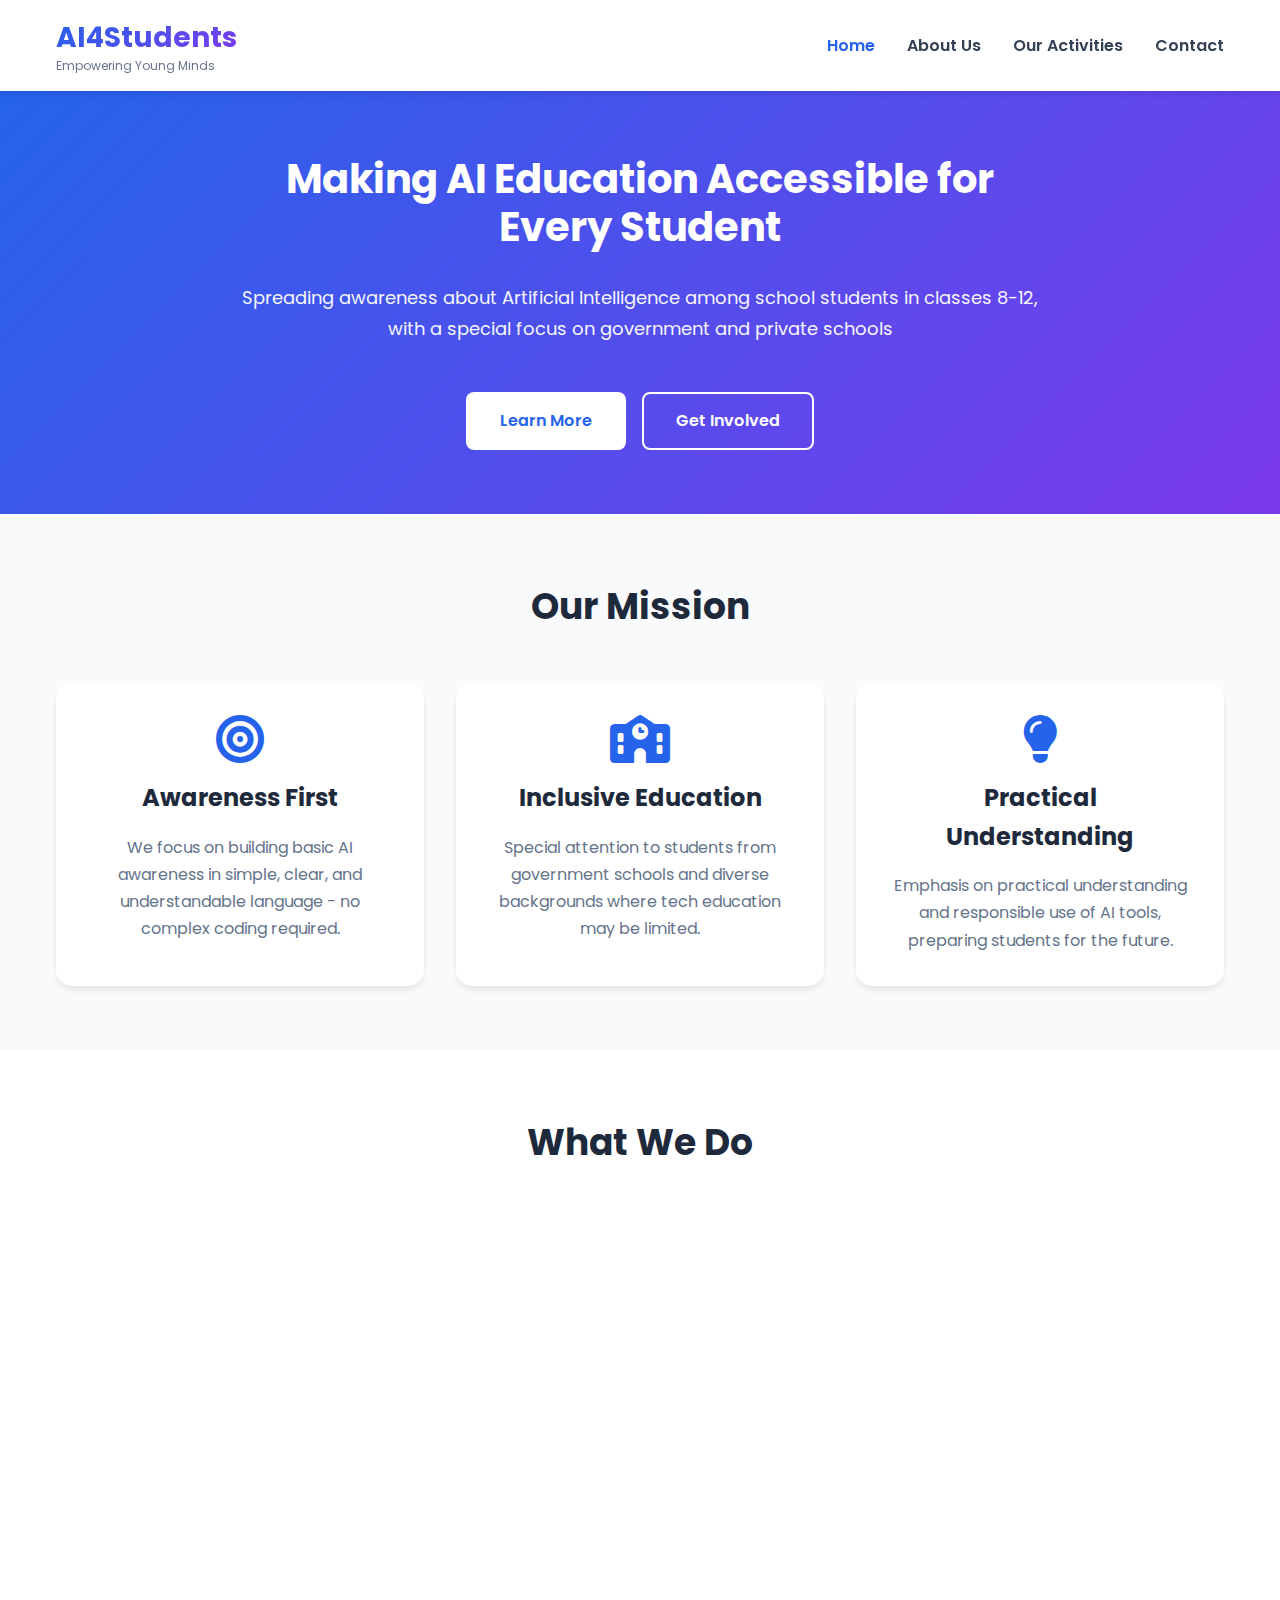
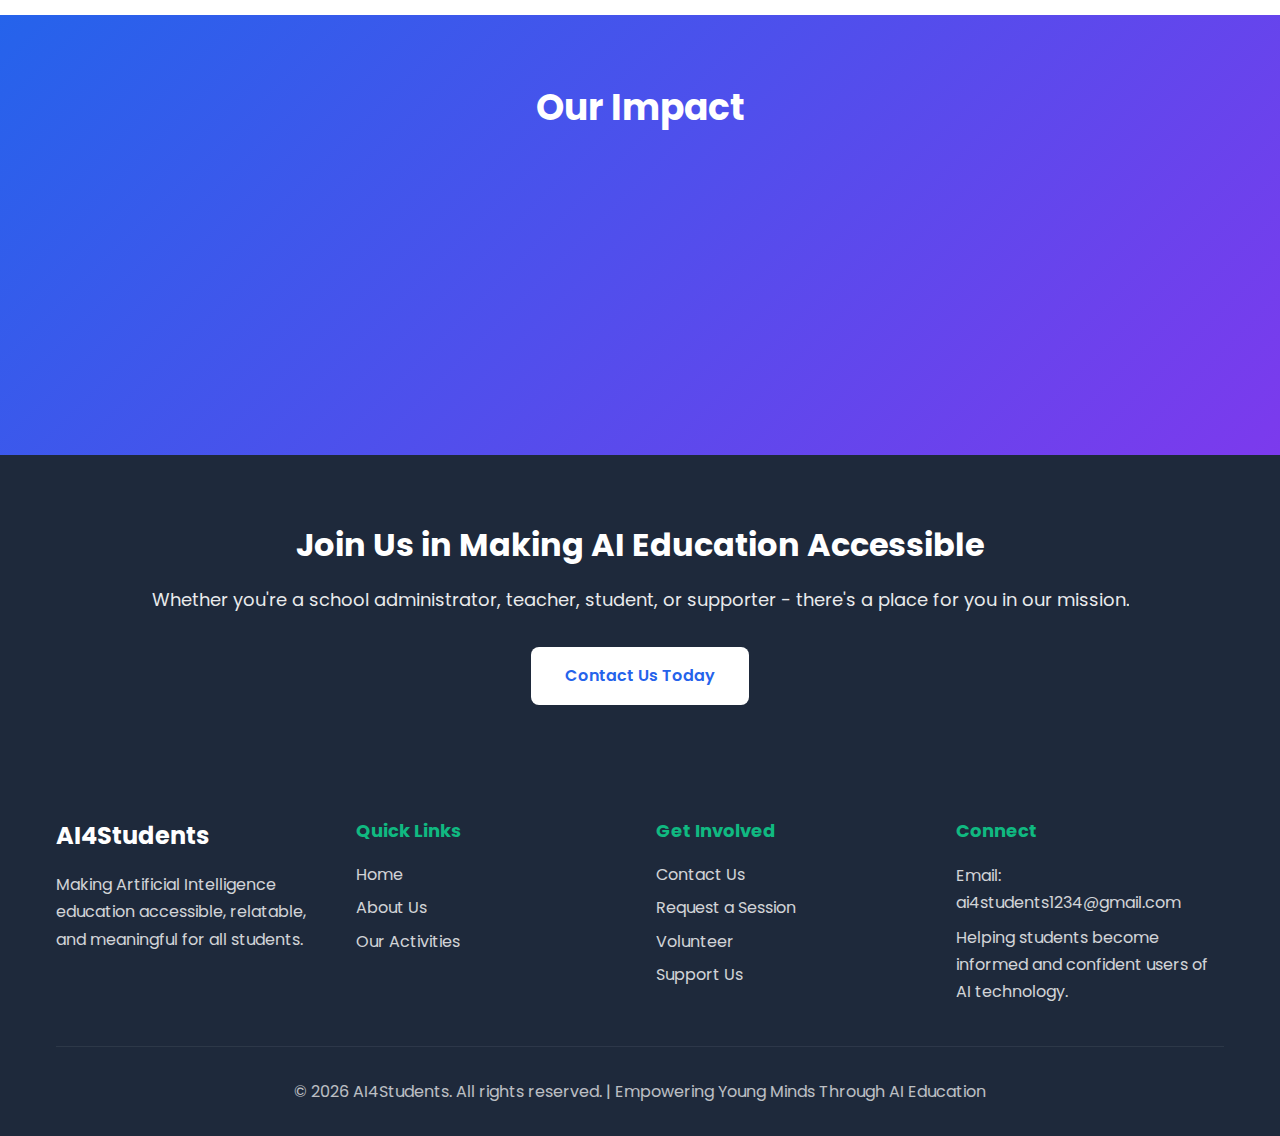
<file: index.html>
<!DOCTYPE html>
<!-- Last Updated: 2026-02-15 - Email: ai4students1234@gmail.com -->
<html lang="en">
<head>
    <meta charset="UTF-8">
    <meta name="viewport" content="width=device-width, initial-scale=1.0">
    <meta name="description" content="AI4Students - Spreading AI awareness among school students in classes 8-12">
    <title>AI4Students - Bridging Students with AI Technology</title>
    <link rel="stylesheet" href="css/style.css">
    <link rel="stylesheet" href="css/responsive.css">
    <link href="https://fonts.googleapis.com/css2?family=Poppins:wght@300;400;600;700&display=swap" rel="stylesheet">
    <link rel="stylesheet" href="https://cdnjs.cloudflare.com/ajax/libs/font-awesome/6.4.0/css/all.min.css">
</head>
<body>
    <!-- Navigation -->
    <nav class="navbar">
        <div class="container">
            <div class="nav-wrapper">
                <div class="logo">
                    <h1>AI4Students</h1>
                    <p class="tagline">Empowering Young Minds</p>
                </div>
                <button class="mobile-menu-toggle" aria-label="Toggle menu">
                    <span></span>
                    <span></span>
                    <span></span>
                </button>
                <ul class="nav-menu">
                    <li><a href="index.html" class="active">Home</a></li>
                    <li><a href="about.html">About Us</a></li>
                    <li><a href="activities.html">Our Activities</a></li>
                    <li><a href="contact.html">Contact</a></li>
                </ul>
            </div>
        </div>
    </nav>

    <!-- Hero Section -->
    <section class="hero">
        <div class="container">
            <div class="hero-content">
                <h2 class="hero-title">Making AI Education Accessible for Every Student</h2>
                <p class="hero-subtitle">Spreading awareness about Artificial Intelligence among school students in classes 8-12, with a special focus on government and private schools</p>
                <div class="hero-buttons">
                    <a href="about.html" class="btn btn-primary">Learn More</a>
                    <a href="contact.html" class="btn btn-secondary">Get Involved</a>
                </div>
            </div>
        </div>
    </section>

    <!-- Mission Section -->
    <section class="mission">
        <div class="container">
            <h2 class="section-title">Our Mission</h2>
            <div class="mission-grid">
                <div class="mission-card">
                    <div class="icon"><i class="fas fa-bullseye"></i></div>
                    <h3>Awareness First</h3>
                    <p>We focus on building basic AI awareness in simple, clear, and understandable language - no complex coding required.</p>
                </div>
                <div class="mission-card">
                    <div class="icon"><i class="fas fa-school"></i></div>
                    <h3>Inclusive Education</h3>
                    <p>Special attention to students from government schools and diverse backgrounds where tech education may be limited.</p>
                </div>
                <div class="mission-card">
                    <div class="icon"><i class="fas fa-lightbulb"></i></div>
                    <h3>Practical Understanding</h3>
                    <p>Emphasis on practical understanding and responsible use of AI tools, preparing students for the future.</p>
                </div>
            </div>
        </div>
    </section>

    <!-- What We Do Section -->
    <section class="what-we-do">
        <div class="container">
            <h2 class="section-title">What We Do</h2>
            <div class="activities-grid">
                <div class="activity-card">
                    <div class="activity-icon"><i class="fas fa-chalkboard-teacher"></i></div>
                    <h3>School Sessions</h3>
                    <p>Interactive awareness sessions and presentations conducted directly in schools across your region.</p>
                </div>
                <div class="activity-card">
                    <div class="activity-icon"><i class="fas fa-comments"></i></div>
                    <h3>Interactive Discussions</h3>
                    <p>Engaging discussions that help students understand AI concepts through real-world examples.</p>
                </div>
                <div class="activity-card">
                    <div class="activity-icon"><i class="fas fa-book-open"></i></div>
                    <h3>Learning Materials</h3>
                    <p>Easy-to-understand learning materials and educational e-magazines designed for school students.</p>
                </div>
                <div class="activity-card">
                    <div class="activity-icon"><i class="fas fa-handshake"></i></div>
                    <h3>Accessible Education</h3>
                    <p>Ensuring AI education reaches students from all backgrounds, making technology relatable and meaningful.</p>
                </div>
            </div>
        </div>
    </section>

    <!-- Impact Section -->
    <section class="impact">
        <div class="container">
            <h2 class="section-title">Our Impact</h2>
            <div class="stats-grid">
                <div class="stat-card">
                    <div class="stat-number">50+</div>
                    <div class="stat-label">Students Reached</div>
                </div>
                <div class="stat-card">
                    <div class="stat-number">2</div>
                    <div class="stat-label">Schools Visited</div>
                </div>
                <div class="stat-card">
                    <div class="stat-number">3</div>
                    <div class="stat-label">Sessions Conducted</div>
                </div>
                <div class="stat-card">
                    <div class="stat-number">1</div>
                    <div class="stat-label">E-Magazines Published</div>
                </div>
            </div>
        </div>
    </section>

    <!-- CTA Section -->
    <section class="cta">
        <div class="container">
            <h2>Join Us in Making AI Education Accessible</h2>
            <p>Whether you're a school administrator, teacher, student, or supporter - there's a place for you in our mission.</p>
            <a href="contact.html" class="btn btn-light">Contact Us Today</a>
        </div>
    </section>

    <!-- Footer -->
    <footer class="footer">
        <div class="container">
            <div class="footer-grid">
                <div class="footer-section">
                    <h3>AI4Students</h3>
                    <p>Making Artificial Intelligence education accessible, relatable, and meaningful for all students.</p>
                </div>
                <div class="footer-section">
                    <h4>Quick Links</h4>
                    <ul>
                        <li><a href="index.html">Home</a></li>
                        <li><a href="about.html">About Us</a></li>
                        <li><a href="activities.html">Our Activities</a></li>
                    </ul>
                </div>
                <div class="footer-section">
                    <h4>Get Involved</h4>
                    <ul>
                        <li><a href="contact.html">Contact Us</a></li>
                        <li><a href="contact.html">Request a Session</a></li>
                        <li><a href="contact.html">Volunteer</a></li>
                        <li><a href="contact.html">Support Us</a></li>
                    </ul>
                </div>
                <div class="footer-section">
                    <h4>Connect</h4>
                    <p>Email: ai4students1234@gmail.com</p>
                    <p>Helping students become informed and confident users of AI technology.</p>
                </div>
            </div>
            <div class="footer-bottom">
                <p>&copy; 2026 AI4Students. All rights reserved. | Empowering Young Minds Through AI Education</p>
            </div>
        </div>
    </footer>

    <script src="js/script.js"></script>
</body>
</html>
</file>
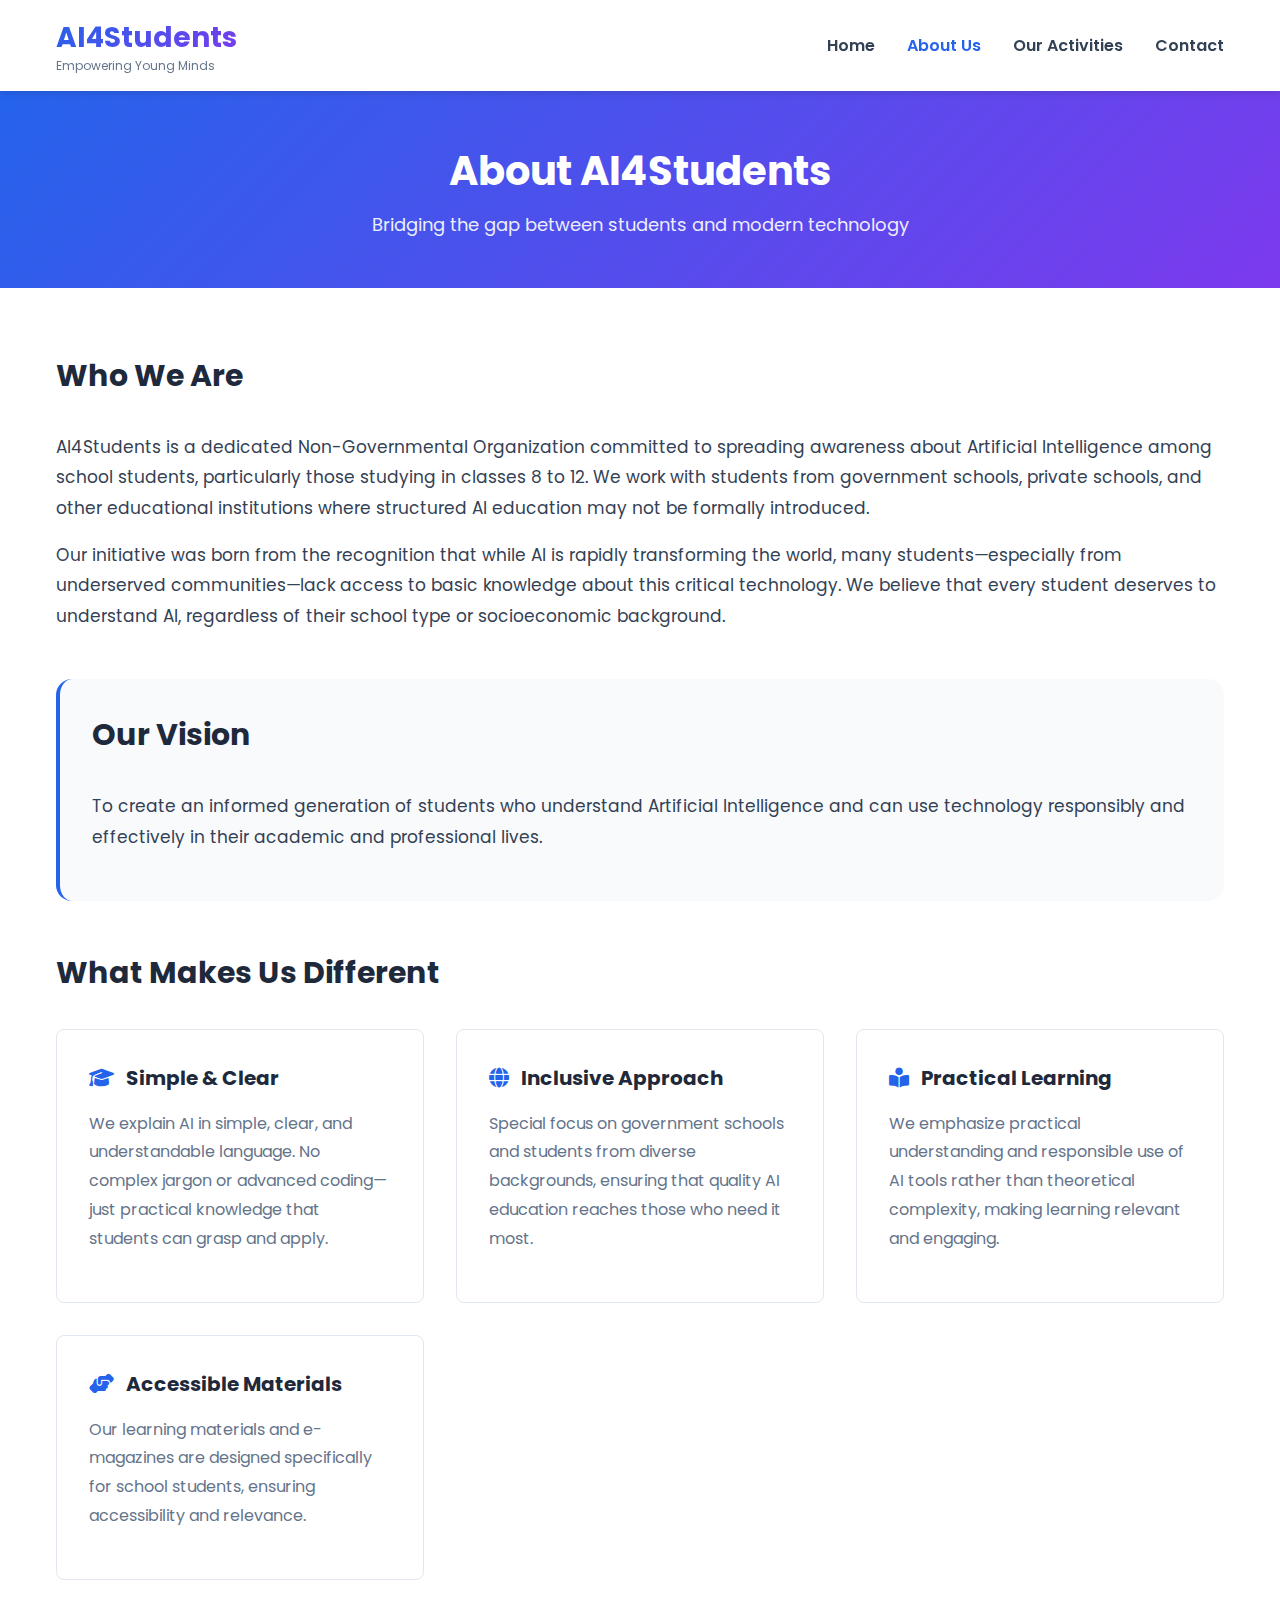
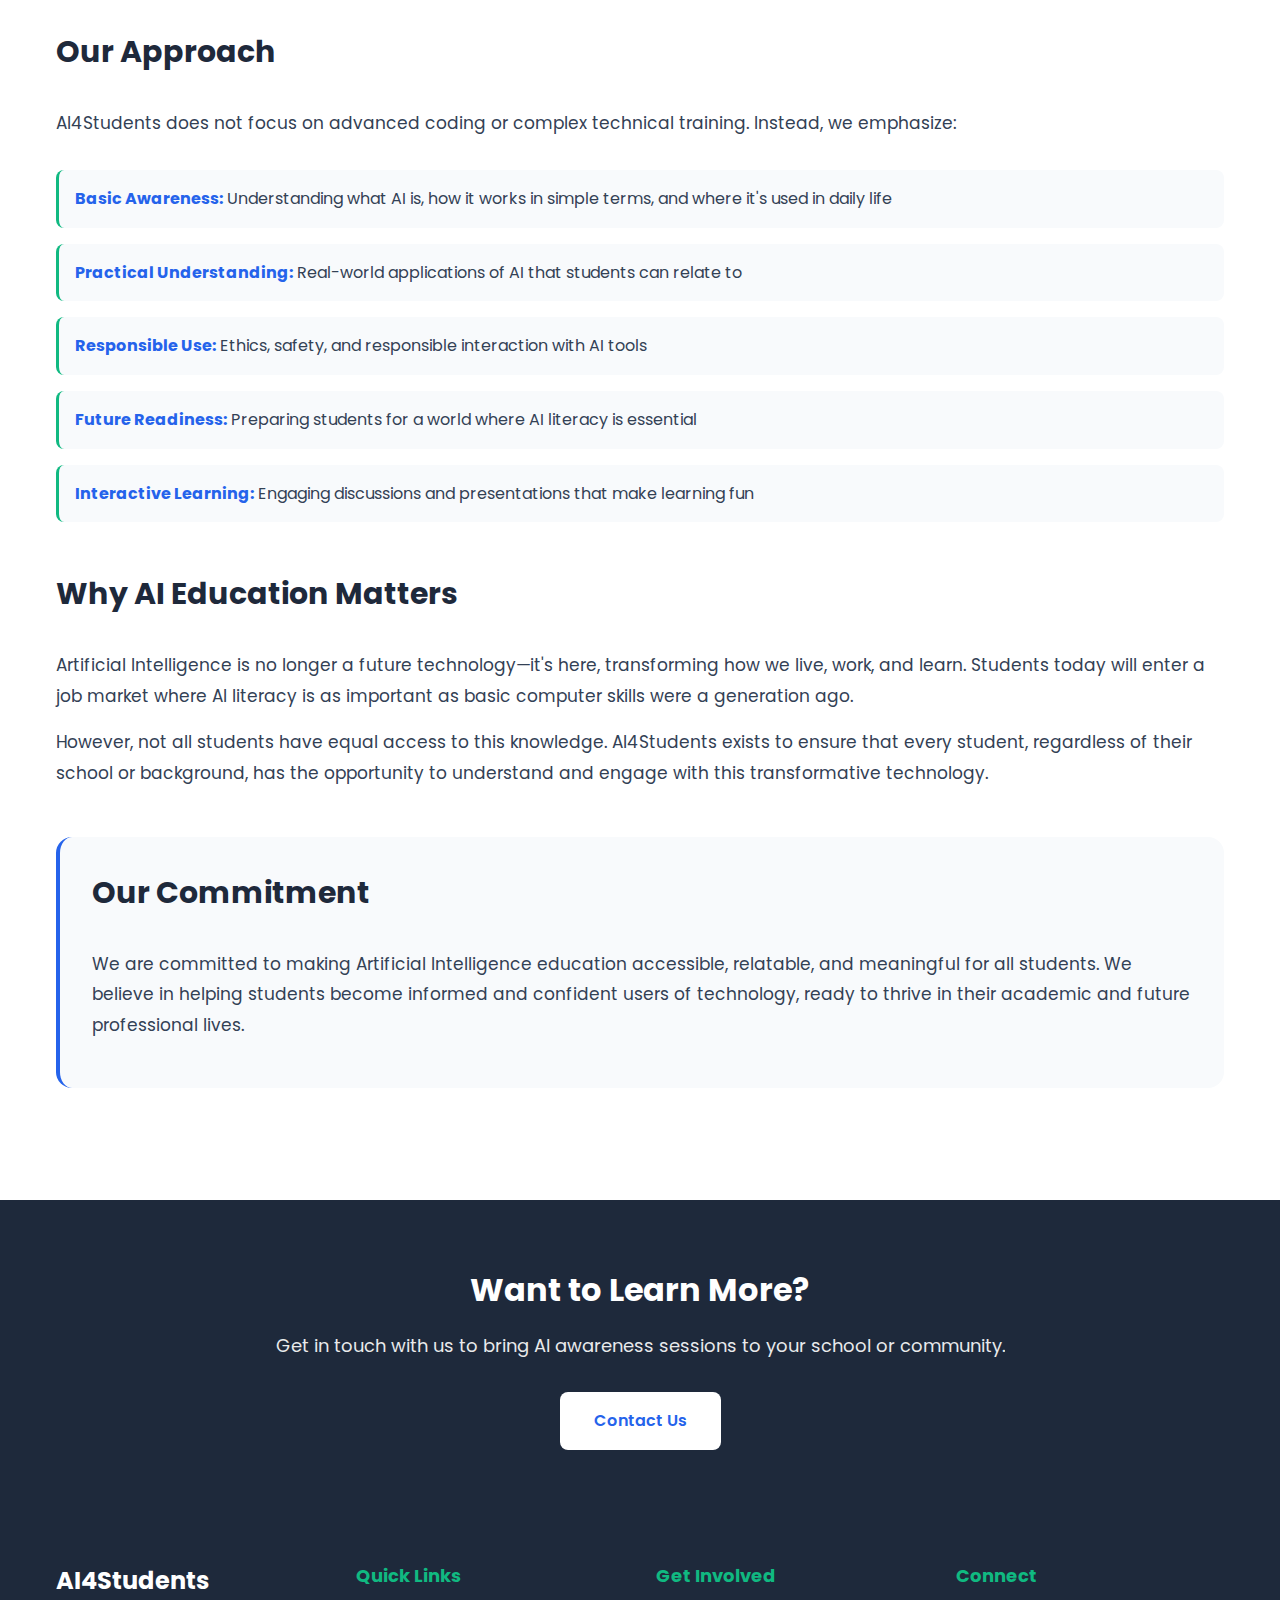
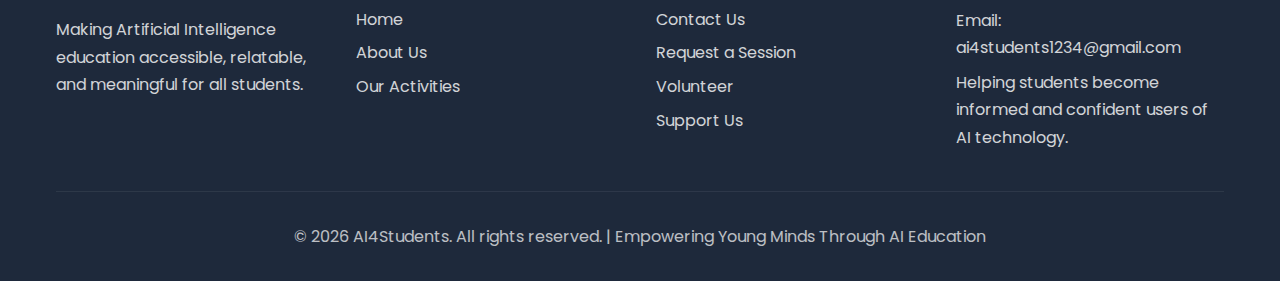
<file: about.html>
<!DOCTYPE html>
<!-- Last Updated: 2026-02-15 - Email: ai4students1234@gmail.com -->
<html lang="en">
<head>
    <meta charset="UTF-8">
    <meta name="viewport" content="width=device-width, initial-scale=1.0">
    <meta name="description" content="Learn about AI4Students and our mission to spread AI awareness">
    <title>About Us - AI4Students</title>
    <link rel="stylesheet" href="css/style.css">
    <link rel="stylesheet" href="css/responsive.css">
    <link href="https://fonts.googleapis.com/css2?family=Poppins:wght@300;400;600;700&display=swap" rel="stylesheet">
    <link rel="stylesheet" href="https://cdnjs.cloudflare.com/ajax/libs/font-awesome/6.4.0/css/all.min.css">
</head>
<body>
    <!-- Navigation -->
    <nav class="navbar">
        <div class="container">
            <div class="nav-wrapper">
                <div class="logo">
                    <h1>AI4Students</h1>
                    <p class="tagline">Empowering Young Minds</p>
                </div>
                <button class="mobile-menu-toggle" aria-label="Toggle menu">
                    <span></span>
                    <span></span>
                    <span></span>
                </button>
                <ul class="nav-menu">
                    <li><a href="index.html">Home</a></li>
                    <li><a href="about.html" class="active">About Us</a></li>
                    <li><a href="activities.html">Our Activities</a></li>
                    <li><a href="contact.html">Contact</a></li>
                </ul>
            </div>
        </div>
    </nav>

    <!-- Page Header -->
    <section class="page-header">
        <div class="container">
            <h1>About AI4Students</h1>
            <p>Bridging the gap between students and modern technology</p>
        </div>
    </section>

    <!-- About Content -->
    <section class="about-content">
        <div class="container">
            <div class="content-section">
                <h2>Who We Are</h2>
                <p>AI4Students is a dedicated Non-Governmental Organization committed to spreading awareness about Artificial Intelligence among school students, particularly those studying in classes 8 to 12. We work with students from government schools, private schools, and other educational institutions where structured AI education may not be formally introduced.</p>
                <p>Our initiative was born from the recognition that while AI is rapidly transforming the world, many students—especially from underserved communities—lack access to basic knowledge about this critical technology. We believe that every student deserves to understand AI, regardless of their school type or socioeconomic background.</p>
            </div>

            <div class="content-section highlight-box">
                <h2>Our Vision</h2>
                <p>To create an informed generation of students who understand Artificial Intelligence and can use technology responsibly and effectively in their academic and professional lives.</p>
            </div>

            <div class="content-section">
                <h2>What Makes Us Different</h2>
                <div class="difference-grid">
                    <div class="difference-item">
                        <h3><i class="fas fa-graduation-cap"></i> Simple & Clear</h3>
                        <p>We explain AI in simple, clear, and understandable language. No complex jargon or advanced coding—just practical knowledge that students can grasp and apply.</p>
                    </div>
                    <div class="difference-item">
                        <h3><i class="fas fa-globe"></i> Inclusive Approach</h3>
                        <p>Special focus on government schools and students from diverse backgrounds, ensuring that quality AI education reaches those who need it most.</p>
                    </div>
                    <div class="difference-item">
                        <h3><i class="fas fa-book-reader"></i> Practical Learning</h3>
                        <p>We emphasize practical understanding and responsible use of AI tools rather than theoretical complexity, making learning relevant and engaging.</p>
                    </div>
                    <div class="difference-item">
                        <h3><i class="fas fa-hands-helping"></i> Accessible Materials</h3>
                        <p>Our learning materials and e-magazines are designed specifically for school students, ensuring accessibility and relevance.</p>
                    </div>
                </div>
            </div>

            <div class="content-section">
                <h2>Our Approach</h2>
                <p>AI4Students does not focus on advanced coding or complex technical training. Instead, we emphasize:</p>
                <ul class="approach-list">
                    <li><strong>Basic Awareness:</strong> Understanding what AI is, how it works in simple terms, and where it's used in daily life</li>
                    <li><strong>Practical Understanding:</strong> Real-world applications of AI that students can relate to</li>
                    <li><strong>Responsible Use:</strong> Ethics, safety, and responsible interaction with AI tools</li>
                    <li><strong>Future Readiness:</strong> Preparing students for a world where AI literacy is essential</li>
                    <li><strong>Interactive Learning:</strong> Engaging discussions and presentations that make learning fun</li>
                </ul>
            </div>

            <div class="content-section">
                <h2>Why AI Education Matters</h2>
                <p>Artificial Intelligence is no longer a future technology—it's here, transforming how we live, work, and learn. Students today will enter a job market where AI literacy is as important as basic computer skills were a generation ago.</p>
                <p>However, not all students have equal access to this knowledge. AI4Students exists to ensure that every student, regardless of their school or background, has the opportunity to understand and engage with this transformative technology.</p>
            </div>

            <div class="content-section highlight-box">
                <h2>Our Commitment</h2>
                <p>We are committed to making Artificial Intelligence education accessible, relatable, and meaningful for all students. We believe in helping students become informed and confident users of technology, ready to thrive in their academic and future professional lives.</p>
            </div>
        </div>
    </section>

    <!-- CTA Section -->
    <section class="cta">
        <div class="container">
            <h2>Want to Learn More?</h2>
            <p>Get in touch with us to bring AI awareness sessions to your school or community.</p>
            <a href="contact.html" class="btn btn-light">Contact Us</a>
        </div>
    </section>

    <!-- Footer -->
    <footer class="footer">
        <div class="container">
            <div class="footer-grid">
                <div class="footer-section">
                    <h3>AI4Students</h3>
                    <p>Making Artificial Intelligence education accessible, relatable, and meaningful for all students.</p>
                </div>
                <div class="footer-section">
                    <h4>Quick Links</h4>
                    <ul>
                        <li><a href="index.html">Home</a></li>
                        <li><a href="about.html">About Us</a></li>
                        <li><a href="activities.html">Our Activities</a></li>
                    </ul>
                </div>
                <div class="footer-section">
                    <h4>Get Involved</h4>
                    <ul>
                        <li><a href="contact.html">Contact Us</a></li>
                        <li><a href="contact.html">Request a Session</a></li>
                        <li><a href="contact.html">Volunteer</a></li>
                        <li><a href="contact.html">Support Us</a></li>
                    </ul>
                </div>
                <div class="footer-section">
                    <h4>Connect</h4>
                    <p>Email: ai4students1234@gmail.com</p>
                    <p>Helping students become informed and confident users of AI technology.</p>
                </div>
            </div>
            <div class="footer-bottom">
                <p>&copy; 2026 AI4Students. All rights reserved. | Empowering Young Minds Through AI Education</p>
            </div>
        </div>
    </footer>

    <script src="js/script.js"></script>
</body>
</html>
</file>
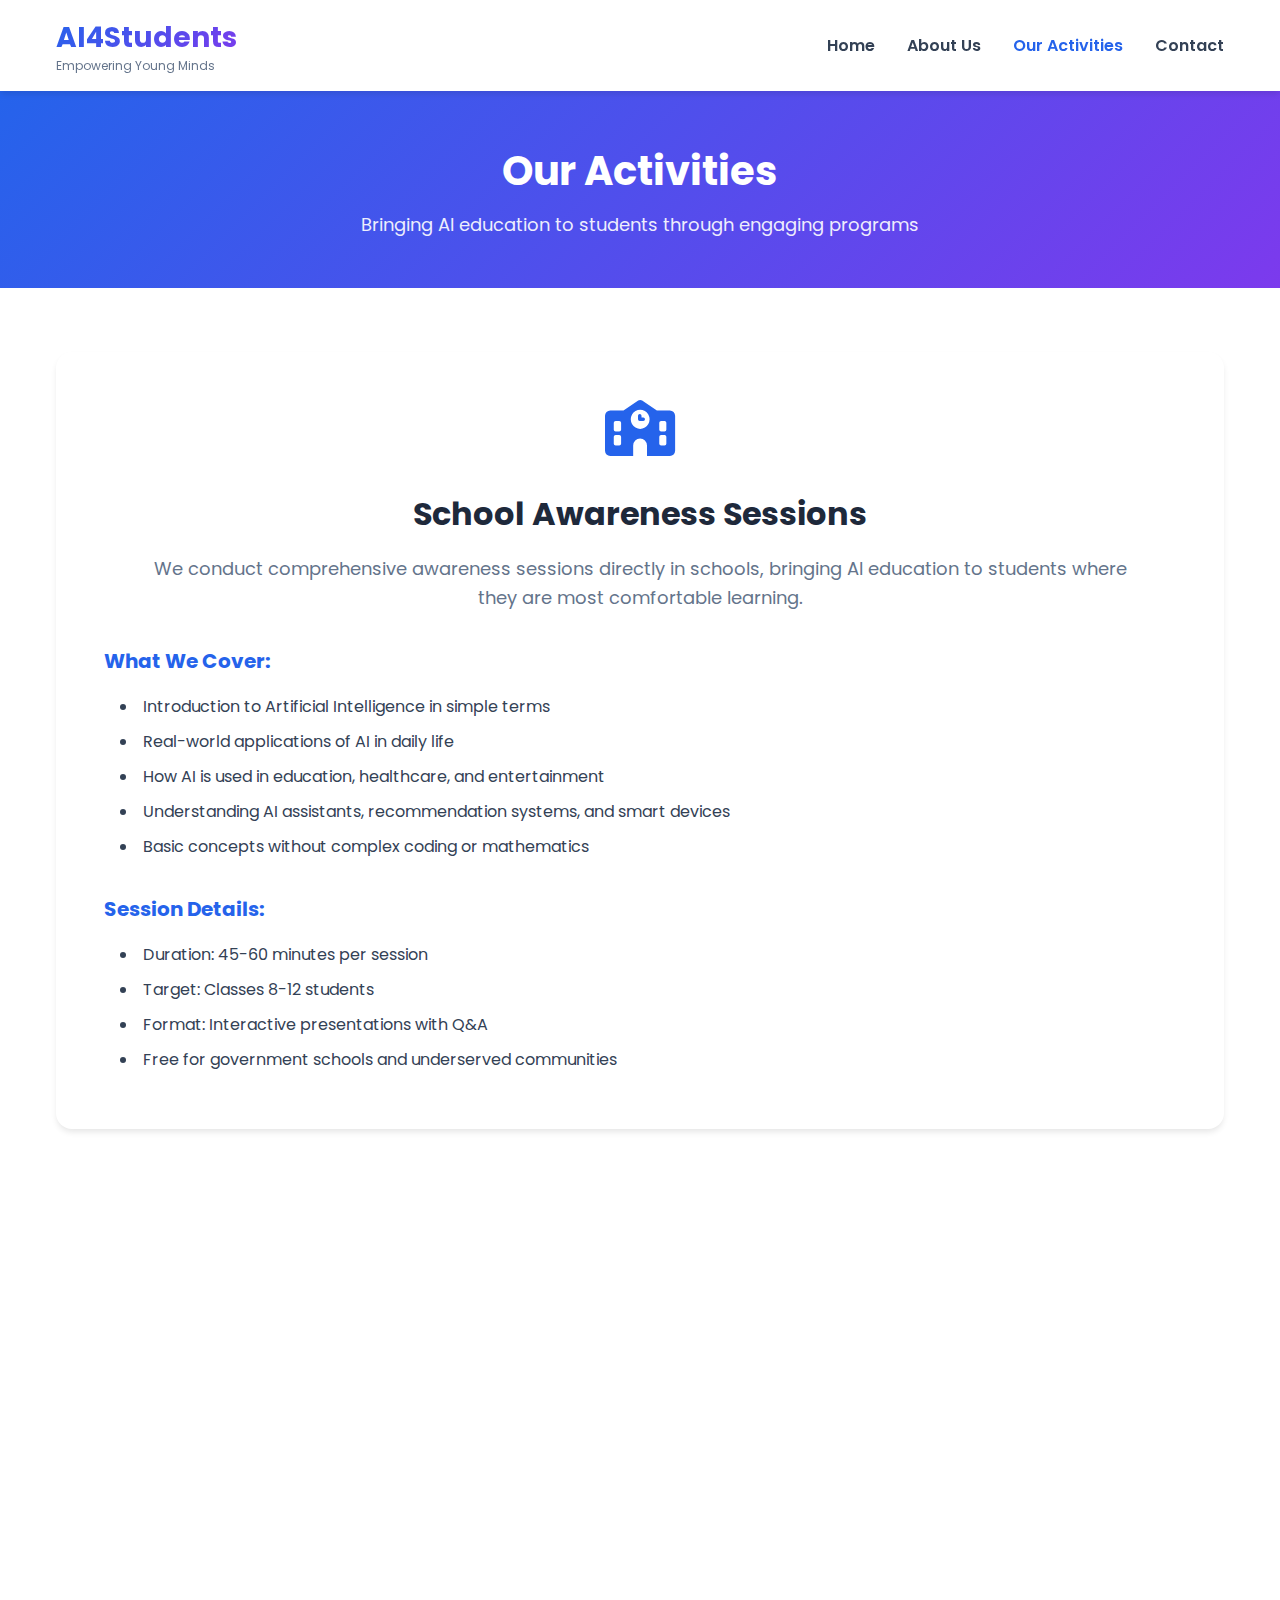
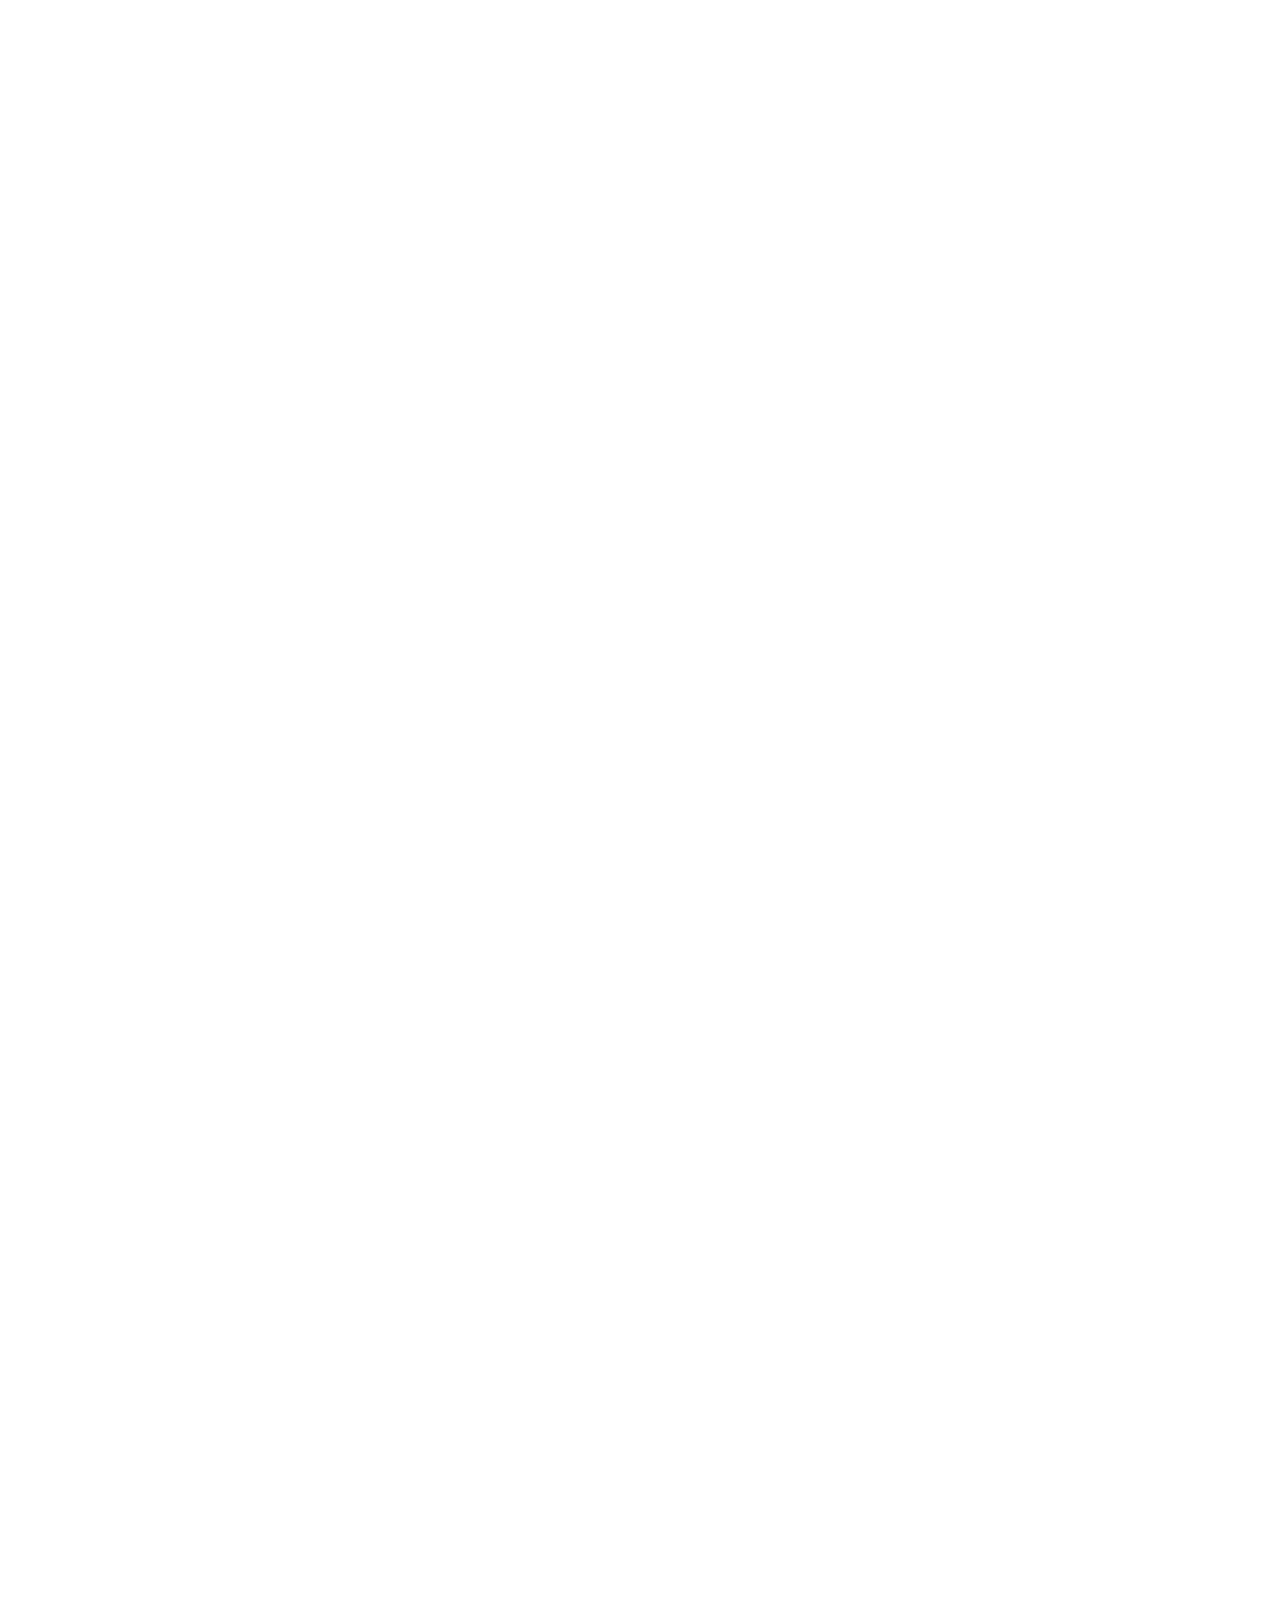
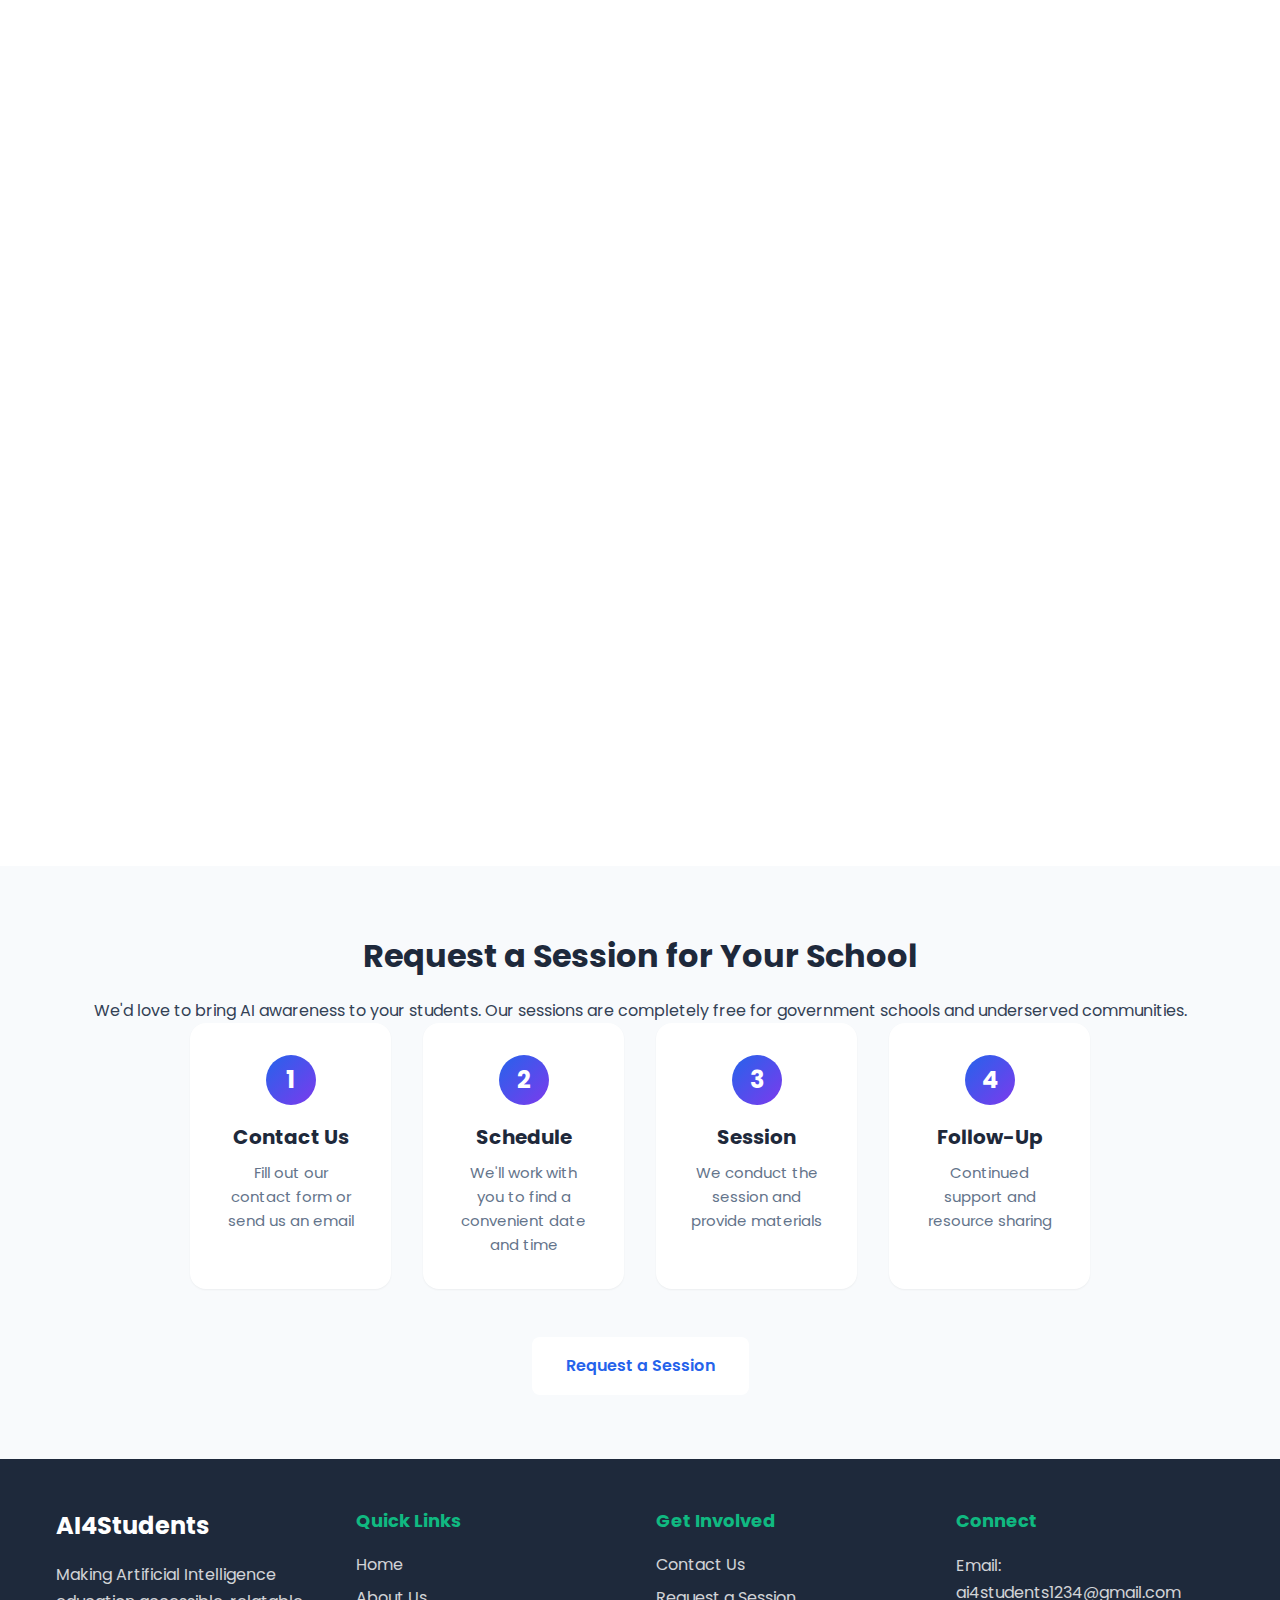
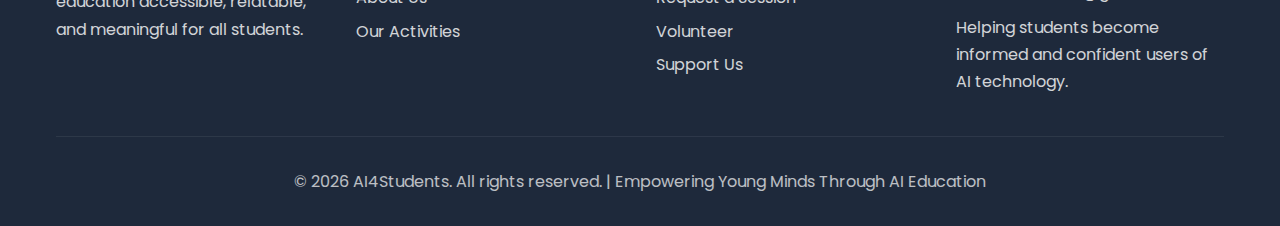
<file: activities.html>
<!DOCTYPE html><!-- Last Updated: 2026-02-15 - Email: ai4students1234@gmail.com --><html lang="en">
<head>
    <meta charset="UTF-8">
    <meta name="viewport" content="width=device-width, initial-scale=1.0">
    <meta name="description" content="Explore the activities and programs of AI4Students">
    <title>Our Activities - AI4Students</title>
    <link rel="stylesheet" href="css/style.css">
    <link rel="stylesheet" href="css/responsive.css">
    <link href="https://fonts.googleapis.com/css2?family=Poppins:wght@300;400;600;700&display=swap" rel="stylesheet">
    <link rel="stylesheet" href="https://cdnjs.cloudflare.com/ajax/libs/font-awesome/6.4.0/css/all.min.css">
</head>
<body>
    <!-- Navigation -->
    <nav class="navbar">
        <div class="container">
            <div class="nav-wrapper">
                <div class="logo">
                    <h1>AI4Students</h1>
                    <p class="tagline">Empowering Young Minds</p>
                </div>
                <button class="mobile-menu-toggle" aria-label="Toggle menu">
                    <span></span>
                    <span></span>
                    <span></span>
                </button>
                <ul class="nav-menu">
                    <li><a href="index.html">Home</a></li>
                    <li><a href="about.html">About Us</a></li>
                    <li><a href="activities.html" class="active">Our Activities</a></li>
                    <li><a href="contact.html">Contact</a></li>
                </ul>
            </div>
        </div>
    </nav>

    <!-- Page Header -->
    <section class="page-header">
        <div class="container">
            <h1>Our Activities</h1>
            <p>Bringing AI education to students through engaging programs</p>
        </div>
    </section>

    <!-- Activities Content -->
    <section class="activities-detail">
        <div class="container">
            <div class="activity-detail-card">
                <div class="activity-detail-icon"><i class="fas fa-school"></i></div>
                <h2>School Awareness Sessions</h2>
                <p class="activity-intro">We conduct comprehensive awareness sessions directly in schools, bringing AI education to students where they are most comfortable learning.</p>
                <div class="activity-features">
                    <h3>What We Cover:</h3>
                    <ul>
                        <li>Introduction to Artificial Intelligence in simple terms</li>
                        <li>Real-world applications of AI in daily life</li>
                        <li>How AI is used in education, healthcare, and entertainment</li>
                        <li>Understanding AI assistants, recommendation systems, and smart devices</li>
                        <li>Basic concepts without complex coding or mathematics</li>
                    </ul>
                    <h3>Session Details:</h3>
                    <ul>
                        <li>Duration: 45-60 minutes per session</li>
                        <li>Target: Classes 8-12 students</li>
                        <li>Format: Interactive presentations with Q&A</li>
                        <li>Free for government schools and underserved communities</li>
                    </ul>
                </div>
            </div>

            <div class="activity-detail-card">
                <div class="activity-detail-icon"><i class="fas fa-comments"></i></div>
                <h2>Interactive Discussions</h2>
                <p class="activity-intro">Engaging, two-way conversations that help students explore AI concepts through real-world examples and relatable scenarios.</p>
                <div class="activity-features">
                    <h3>Discussion Topics:</h3>
                    <ul>
                        <li>How does YouTube recommend videos you like?</li>
                        <li>What makes voice assistants like Siri or Alexa work?</li>
                        <li>How do social media platforms use AI?</li>
                        <li>AI in gaming and entertainment</li>
                        <li>Future careers involving AI</li>
                        <li>Ethical use of AI and digital responsibility</li>
                    </ul>
                    <h3>Discussion Format:</h3>
                    <ul>
                        <li>Small group sessions for better engagement</li>
                        <li>Student-led questions and curiosity-driven exploration</li>
                        <li>Practical demonstrations and examples</li>
                        <li>Comfortable, informal learning environment</li>
                    </ul>
                </div>
            </div>

            <div class="activity-detail-card">
                <div class="activity-detail-icon"><i class="fas fa-book"></i></div>
                <h2>Educational Materials</h2>
                <p class="activity-intro">We create and distribute easy-to-understand learning materials specifically designed for school students.</p>
                <div class="activity-features">
                    <h3>What We Provide:</h3>
                    <ul>
                        <li><strong>E-Magazines:</strong> Monthly digital magazines with AI stories, fun facts, and student-friendly articles</li>
                        <li><strong>Study Guides:</strong> Simple guides explaining AI concepts with illustrations and examples</li>
                        <li><strong>Activity Sheets:</strong> Interactive worksheets for classroom or home learning</li>
                        <li><strong>Infographics:</strong> Visual representations of AI concepts and applications</li>
                        <li><strong>Video Resources:</strong> Short educational videos explaining AI topics</li>
                    </ul>
                    <h3>Material Benefits:</h3>
                    <ul>
                        <li>Available in simple language suitable for classes 8-12</li>
                        <li>Free to download and share</li>
                        <li>Designed for students with varying learning backgrounds</li>
                        <li>Regular updates with new content</li>
                    </ul>
                </div>
            </div>

            <div class="activity-detail-card">
                <div class="activity-detail-icon"><i class="fas fa-chalkboard-teacher"></i></div>
                <h2>Teacher Training Programs</h2>
                <p class="activity-intro">Empowering teachers with knowledge and resources to continue AI education in their classrooms.</p>
                <div class="activity-features">
                    <h3>Program Components:</h3>
                    <ul>
                        <li>Basic AI awareness training for teachers</li>
                        <li>How to explain AI concepts to students</li>
                        <li>Ready-to-use lesson plans and materials</li>
                        <li>Tips for making AI education engaging and accessible</li>
                        <li>Ongoing support and resource sharing</li>
                    </ul>
                </div>
            </div>

            <div class="activity-detail-card">
                <div class="activity-detail-icon"><i class="fas fa-star"></i></div>
                <h2>Special Programs</h2>
                <p class="activity-intro">Targeted initiatives to maximize our impact and reach diverse student communities.</p>
                <div class="activity-features">
                    <h3>Our Special Initiatives:</h3>
                    <ul>
                        <li><strong>Government School Focus:</strong> Priority programs for government schools with limited tech education</li>
                        <li><strong>Girls in AI:</strong> Special sessions encouraging female students to explore technology</li>
                        <li><strong>Rural Outreach:</strong> Taking AI education to rural and remote schools</li>
                        <li><strong>AI Career Guidance:</strong> Helping students understand AI-related career opportunities</li>
                        <li><strong>Competition & Events:</strong> AI awareness competitions and school events</li>
                    </ul>
                </div>
            </div>
        </div>
    </section>

    <!-- Request Section -->
    <section class="request-section">
        <div class="container">
            <h2>Request a Session for Your School</h2>
            <p>We'd love to bring AI awareness to your students. Our sessions are completely free for government schools and underserved communities.</p>
            <div class="request-steps">
                <div class="step">
                    <div class="step-number">1</div>
                    <h3>Contact Us</h3>
                    <p>Fill out our contact form or send us an email</p>
                </div>
                <div class="step">
                    <div class="step-number">2</div>
                    <h3>Schedule</h3>
                    <p>We'll work with you to find a convenient date and time</p>
                </div>
                <div class="step">
                    <div class="step-number">3</div>
                    <h3>Session</h3>
                    <p>We conduct the session and provide materials</p>
                </div>
                <div class="step">
                    <div class="step-number">4</div>
                    <h3>Follow-Up</h3>
                    <p>Continued support and resource sharing</p>
                </div>
            </div>
            <a href="contact.html" class="btn btn-primary">Request a Session</a>
        </div>
    </section>

    <!-- Footer -->
    <footer class="footer">
        <div class="container">
            <div class="footer-grid">
                <div class="footer-section">
                    <h3>AI4Students</h3>
                    <p>Making Artificial Intelligence education accessible, relatable, and meaningful for all students.</p>
                </div>
                <div class="footer-section">
                    <h4>Quick Links</h4>
                    <ul>
                        <li><a href="index.html">Home</a></li>
                        <li><a href="about.html">About Us</a></li>
                        <li><a href="activities.html">Our Activities</a></li>
                    </ul>
                </div>
                <div class="footer-section">
                    <h4>Get Involved</h4>
                    <ul>
                        <li><a href="contact.html">Contact Us</a></li>
                        <li><a href="contact.html">Request a Session</a></li>
                        <li><a href="contact.html">Volunteer</a></li>
                        <li><a href="contact.html">Support Us</a></li>
                    </ul>
                </div>
                <div class="footer-section">
                    <h4>Connect</h4>
                    <p>Email: ai4students1234@gmail.com</p>
                    <p>Helping students become informed and confident users of AI technology.</p>
                </div>
            </div>
            <div class="footer-bottom">
                <p>&copy; 2026 AI4Students. All rights reserved. | Empowering Young Minds Through AI Education</p>
            </div>
        </div>
    </footer>

    <script src="js/script.js"></script>
</body>
</html>
</file>
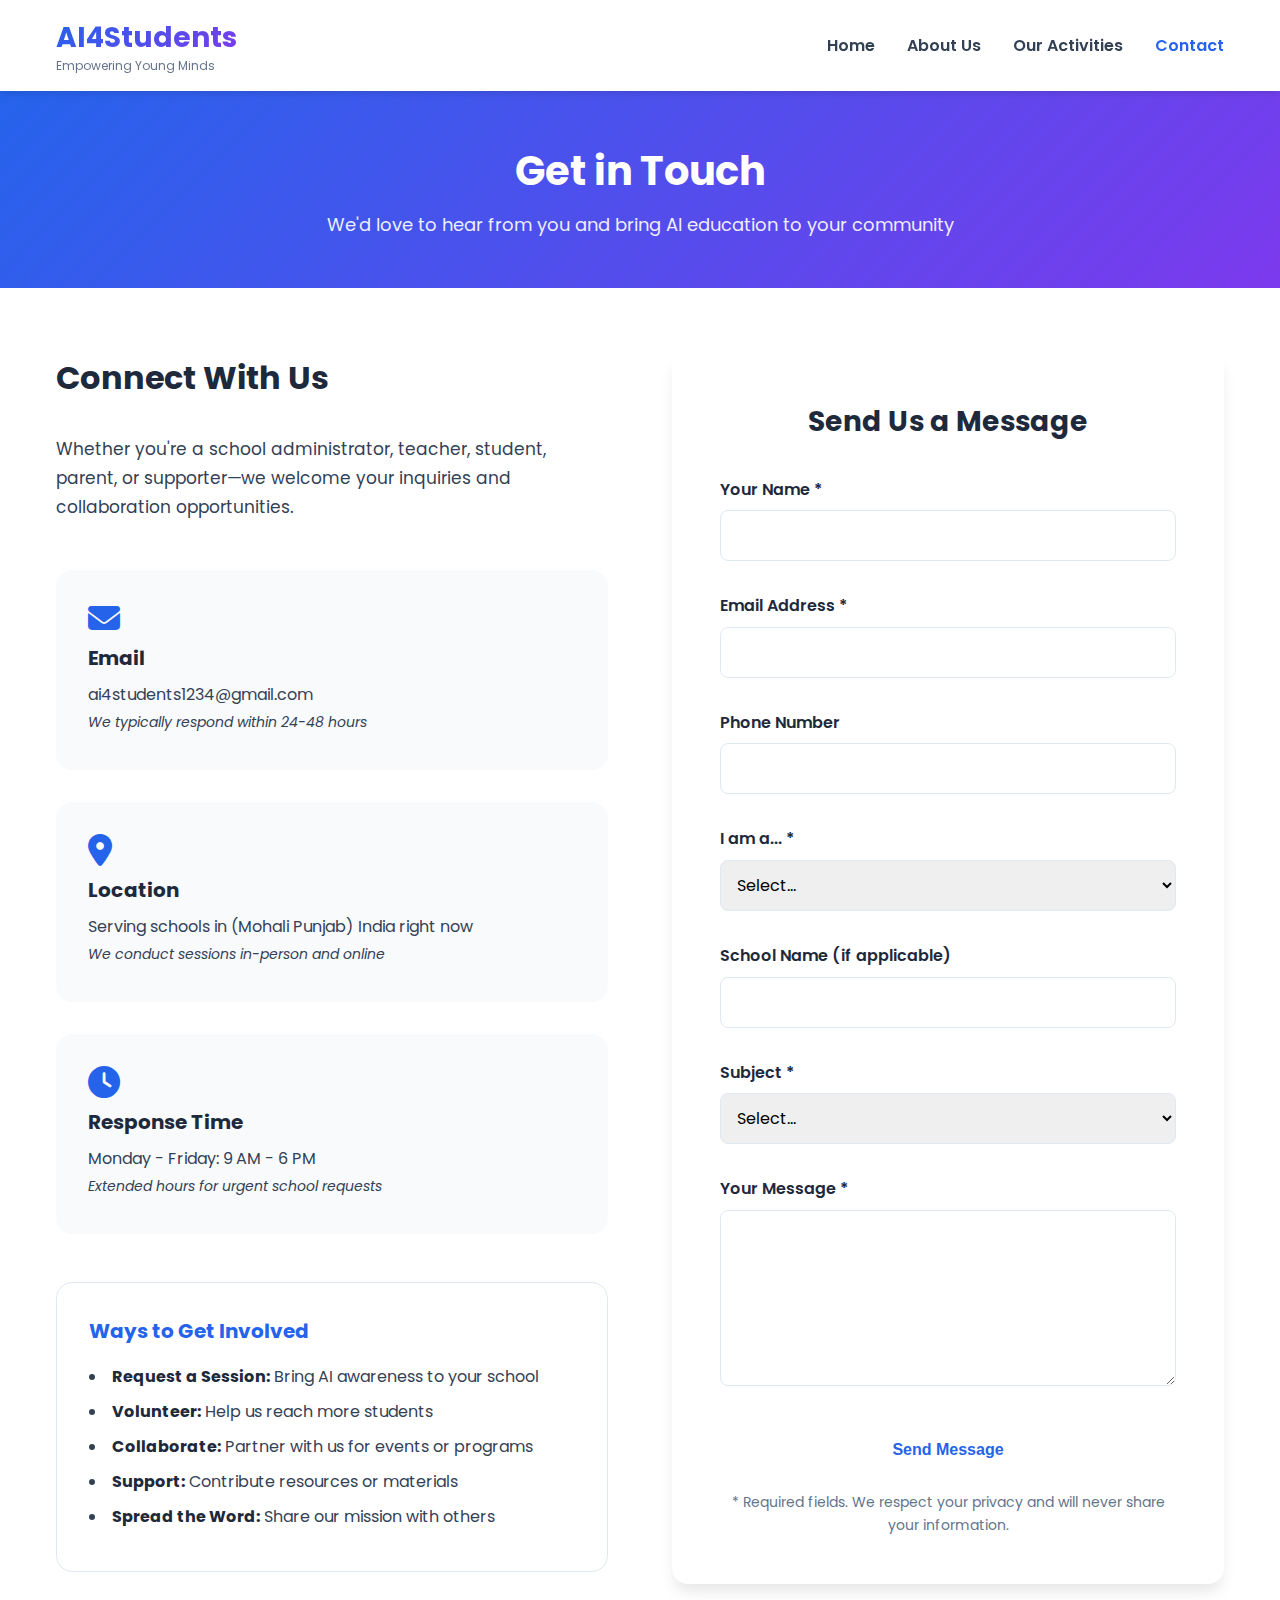
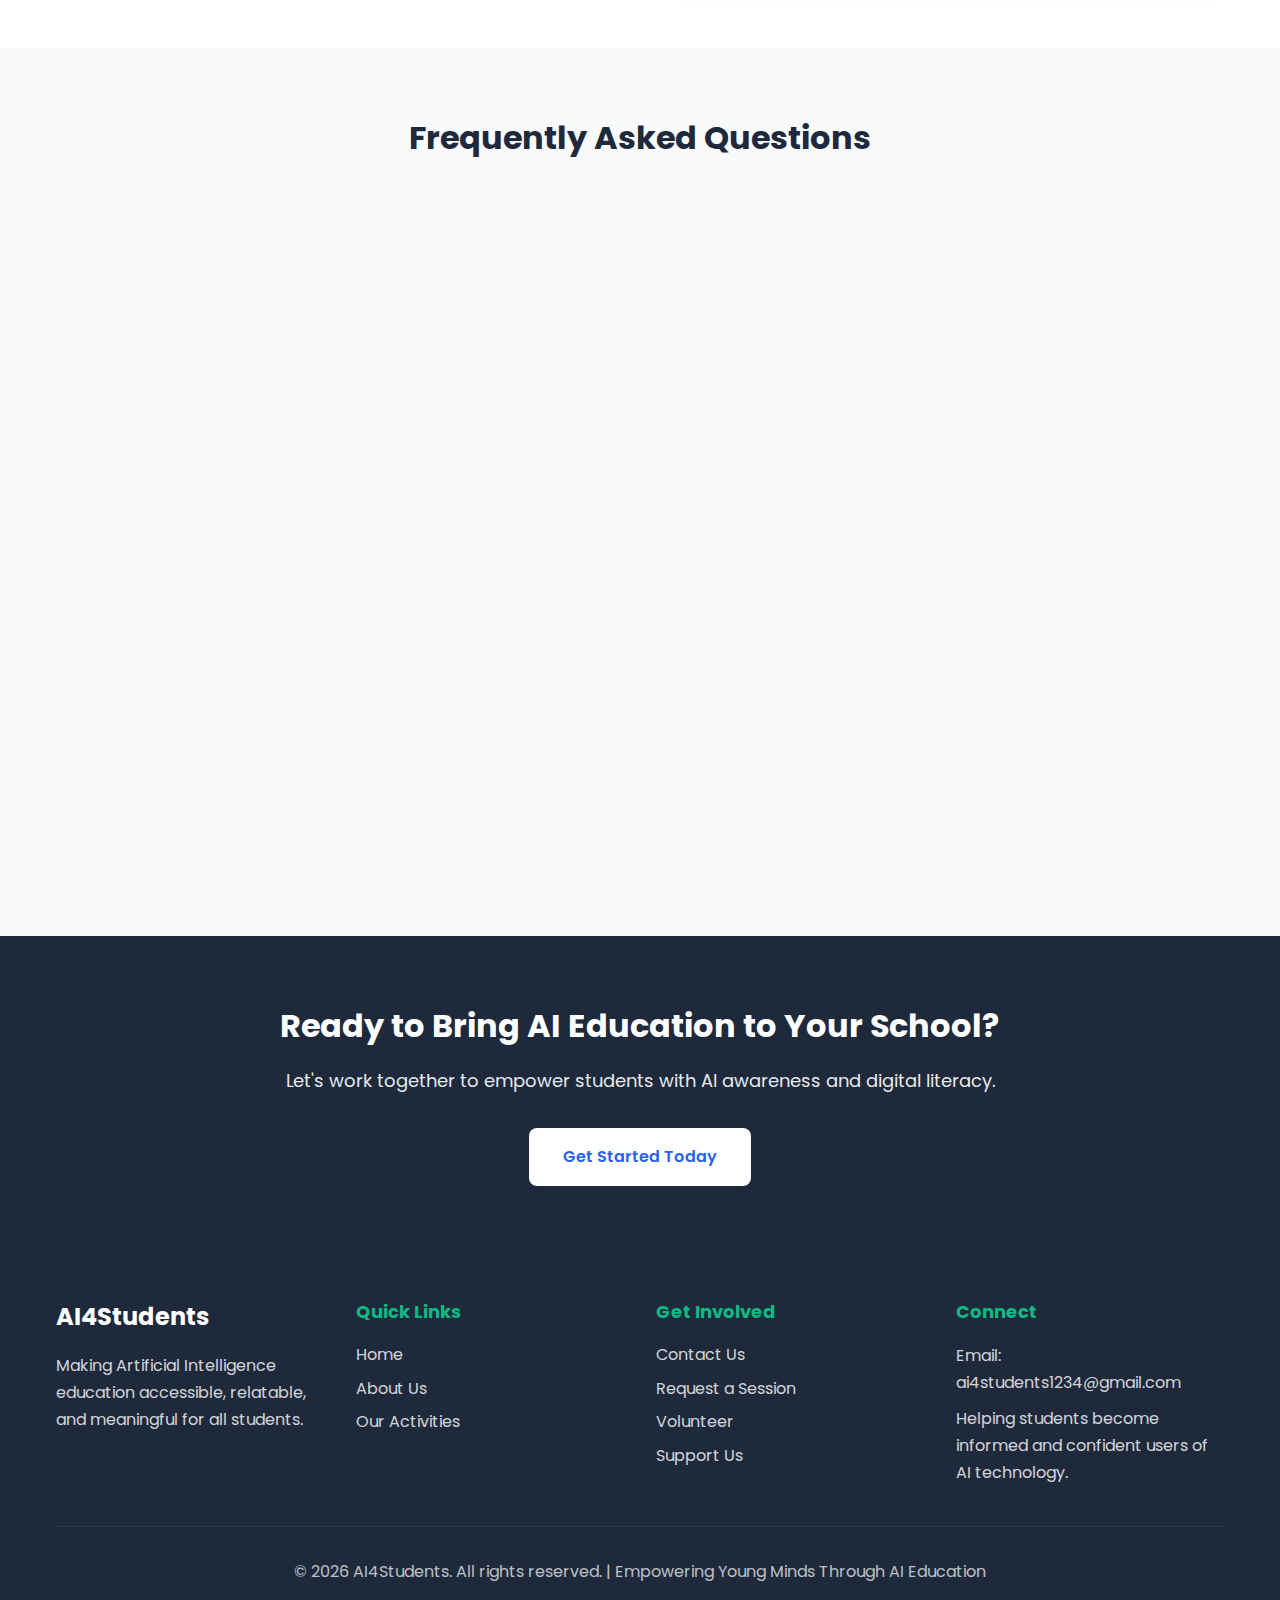
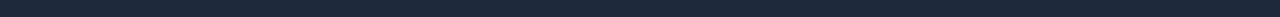
<file: contact.html>
<!DOCTYPE html>
<html lang="en">
<head>
    <meta charset="UTF-8">
    <meta name="viewport" content="width=device-width, initial-scale=1.0">
    <meta name="description" content="Get in touch with AI4Students">
    <title>Contact Us - AI4Students</title>
    <link rel="stylesheet" href="css/style.css">
    <link rel="stylesheet" href="css/responsive.css">
    <link href="https://fonts.googleapis.com/css2?family=Poppins:wght@300;400;600;700&display=swap" rel="stylesheet">
    <link rel="stylesheet" href="https://cdnjs.cloudflare.com/ajax/libs/font-awesome/6.4.0/css/all.min.css">
</head>
<body>
    <!-- Navigation -->
    <nav class="navbar">
        <div class="container">
            <div class="nav-wrapper">
                <div class="logo">
                    <h1>AI4Students</h1>
                    <p class="tagline">Empowering Young Minds</p>
                </div>
                <button class="mobile-menu-toggle" aria-label="Toggle menu">
                    <span></span>
                    <span></span>
                    <span></span>
                </button>
                <ul class="nav-menu">
                    <li><a href="index.html">Home</a></li>
                    <li><a href="about.html">About Us</a></li>
                    <li><a href="activities.html">Our Activities</a></li>
                    <li><a href="contact.html" class="active">Contact</a></li>
                </ul>
            </div>
        </div>
    </nav>

    <!-- Page Header -->
    <section class="page-header">
        <div class="container">
            <h1>Get in Touch</h1>
            <p>We'd love to hear from you and bring AI education to your community</p>
        </div>
    </section>

    <!-- Contact Content -->
    <section class="contact-content">
        <div class="container">
            <div class="contact-grid">
                <div class="contact-info">
                    <h2>Connect With Us</h2>
                    <p>Whether you're a school administrator, teacher, student, parent, or supporter—we welcome your inquiries and collaboration opportunities.</p>
                    
                    <div class="contact-methods">
                        <div class="contact-method">
                            <div class="method-icon"><i class="fas fa-envelope"></i></div>
                            <h3>Email</h3>
                            <p>ai4students1234@gmail.com</p>
                            <p class="method-note">We typically respond within 24-48 hours</p>
                        </div>
                        
                        <div class="contact-method">
                            <div class="method-icon"><i class="fas fa-map-marker-alt"></i></div>
                            <h3>Location</h3>
                            <p>Serving schools in (Mohali Punjab) India right now</p>
                            <p class="method-note">We conduct sessions in-person and online</p>
                        </div>
                        
                        <div class="contact-method">
                            <div class="method-icon"><i class="fas fa-clock"></i></div>
                            <h3>Response Time</h3>
                            <p>Monday - Friday: 9 AM - 6 PM</p>
                            <p class="method-note">Extended hours for urgent school requests</p>
                        </div>
                    </div>

                    <div class="ways-to-help">
                        <h3>Ways to Get Involved</h3>
                        <ul>
                            <li><strong>Request a Session:</strong> Bring AI awareness to your school</li>
                            <li><strong>Volunteer:</strong> Help us reach more students</li>
                            <li><strong>Collaborate:</strong> Partner with us for events or programs</li>
                            <li><strong>Support:</strong> Contribute resources or materials</li>
                            <li><strong>Spread the Word:</strong> Share our mission with others</li>
                        </ul>
                    </div>
                </div>

                <div class="contact-form-container">
                    <form class="contact-form" id="contactForm" method="POST" action="https://formspree.io/f/meelgpkq">
                        <h2>Send Us a Message</h2>
                        
                        <div class="form-group">
                            <label for="name">Your Name *</label>
                            <input type="text" id="name" name="name" required>
                        </div>

                        <div class="form-group">
                            <label for="email">Email Address *</label>
                            <input type="email" id="email" name="email" required>
                        </div>

                        <div class="form-group">
                            <label for="phone">Phone Number</label>
                            <input type="tel" id="phone" name="phone">
                        </div>

                        <div class="form-group">
                            <label for="userType">I am a... *</label>
                            <select id="userType" name="userType" required>
                                <option value="">Select...</option>
                                <option value="teacher">Teacher</option>
                                <option value="principal">School Principal/Administrator</option>
                                <option value="student">Student</option>
                                <option value="parent">Parent</option>
                                <option value="volunteer">Potential Volunteer</option>
                                <option value="supporter">Supporter/Donor</option>
                                <option value="other">Other</option>
                            </select>
                        </div>

                        <div class="form-group">
                            <label for="schoolName">School Name (if applicable)</label>
                            <input type="text" id="schoolName" name="schoolName">
                        </div>

                        <div class="form-group">
                            <label for="subject">Subject *</label>
                            <select id="subject" name="subject" required>
                                <option value="">Select...</option>
                                <option value="session-request">Request an Awareness Session</option>
                                <option value="volunteer">Volunteer Inquiry</option>
                                <option value="collaboration">Collaboration Opportunity</option>
                                <option value="materials">Questions about Learning Materials</option>
                                <option value="support">Support/Donation</option>
                                <option value="feedback">Feedback</option>
                                <option value="other">Other</option>
                            </select>
                        </div>

                        <div class="form-group">
                            <label for="message">Your Message *</label>
                            <textarea id="message" name="message" rows="6" required></textarea>
                        </div>

                        <button type="submit" class="btn btn-primary">Send Message</button>
                        <p class="form-note">* Required fields. We respect your privacy and will never share your information.</p>
                    </form>
                </div>
            </div>
        </div>
    </section>

    <!-- FAQ Section -->
    <section class="faq-section">
        <div class="container">
            <h2>Frequently Asked Questions</h2>
            <div class="faq-grid">
                <div class="faq-item">
                    <h3>Are your sessions really free?</h3>
                    <p>Yes! Our sessions are completely free for government schools and underserved communities. We believe AI education should be accessible to all students regardless of their economic background.</p>
                </div>
                <div class="faq-item">
                    <h3>How do I schedule a session for my school?</h3>
                    <p>Simply fill out the contact form above or email us at ai4students1234@gmail.com with details about your school, preferred dates, and number of students. We'll work with you to schedule a convenient time.</p>
                </div>
                <div class="faq-item">
                    <h3>What grade levels do you work with?</h3>
                    <p>We primarily focus on students in classes 8 to 12, but we can adapt our content for slightly younger or older students based on the school's needs.</p>
                </div>
                <div class="faq-item">
                    <h3>Do students need prior tech knowledge?</h3>
                    <p>Not at all! Our sessions are designed for students with varying levels of tech experience. We explain everything in simple, accessible language.</p>
                </div>
                <div class="faq-item">
                    <h3>Can I get your learning materials?</h3>
                    <p>Yes! We provide free learning materials, e-magazines, and study guides to schools and students. Contact us to request materials or discuss what resources would be most helpful for your needs.</p>
                </div>
                <div class="faq-item">
                    <h3>How can I volunteer with AI4Students?</h3>
                    <p>We welcome volunteers who are passionate about education and technology. Contact us through the form above, and let us know about your background and how you'd like to contribute.</p>
                </div>
            </div>
        </div>
    </section>

    <!-- CTA Section -->
    <section class="cta">
        <div class="container">
            <h2>Ready to Bring AI Education to Your School?</h2>
            <p>Let's work together to empower students with AI awareness and digital literacy.</p>
            <a href="#contactForm" class="btn btn-light">Get Started Today</a>
        </div>
    </section>

    <!-- Footer -->
    <footer class="footer">
        <div class="container">
            <div class="footer-grid">
                <div class="footer-section">
                    <h3>AI4Students</h3>
                    <p>Making Artificial Intelligence education accessible, relatable, and meaningful for all students.</p>
                </div>
                <div class="footer-section">
                    <h4>Quick Links</h4>
                    <ul>
                        <li><a href="index.html">Home</a></li>
                        <li><a href="about.html">About Us</a></li>
                        <li><a href="activities.html">Our Activities</a></li>
                    </ul>
                </div>
                <div class="footer-section">
                    <h4>Get Involved</h4>
                    <ul>
                        <li><a href="contact.html">Contact Us</a></li>
                        <li><a href="contact.html">Request a Session</a></li>
                        <li><a href="contact.html">Volunteer</a></li>
                        <li><a href="contact.html">Support Us</a></li>
                    </ul>
                </div>
                <div class="footer-section">
                    <h4>Connect</h4>
                    <p>Email: ai4students1234@gmail.com</p>
                    <p>Helping students become informed and confident users of AI technology.</p>
                </div>
            </div>
            <div class="footer-bottom">
                <p>&copy; 2026 AI4Students. All rights reserved. | Empowering Young Minds Through AI Education</p>
            </div>
        </div>
    </footer>

    <script src="js/script.js"></script>
</body>
</html>
</file>
<file: css/responsive.css>
/* ===========================
   AI4Students - Responsive Styles
   Mobile & Tablet Optimizations
   =========================== */

/* Tablet Styles (768px - 1024px) */
@media screen and (max-width: 1024px) {
    .container {
        padding: 0 var(--spacing-md);
    }

    .hero-title {
        font-size: 2rem;
    }

    .section-title {
        font-size: 1.875rem;
    }

    .contact-grid {
        grid-template-columns: 1fr;
        gap: var(--spacing-lg);
    }
}

/* Mobile Styles (max-width: 768px) */
@media screen and (max-width: 768px) {
    /* Typography Adjustments */
    .hero-title {
        font-size: 1.75rem;
        line-height: 1.3;
    }

    .hero-subtitle {
        font-size: 1rem;
    }

    .section-title {
        font-size: 1.625rem;
    }

    .page-header h1 {
        font-size: 2rem;
    }

    /* Navigation */
    .mobile-menu-toggle {
        display: flex;
    }

    .nav-menu {
        position: fixed;
        left: -100%;
        top: 70px;
        flex-direction: column;
        background-color: white;
        width: 100%;
        text-align: center;
        transition: 0.3s;
        box-shadow: var(--shadow-lg);
        padding: var(--spacing-md) 0;
        gap: 0;
    }

    .nav-menu.active {
        left: 0;
    }

    .nav-menu li {
        padding: var(--spacing-sm) 0;
        border-bottom: 1px solid var(--border-color);
    }

    .nav-menu li:last-child {
        border-bottom: none;
    }

    /* Hero Section */
    .hero {
        padding: var(--spacing-lg) 0;
    }

    .hero-buttons {
        flex-direction: column;
        align-items: stretch;
    }

    .hero-buttons .btn {
        width: 100%;
    }

    /* Grid Adjustments */
    .mission-grid,
    .activities-grid,
    .stats-grid {
        grid-template-columns: 1fr;
    }

    .difference-grid,
    .resources-grid,
    .faq-grid {
        grid-template-columns: 1fr;
    }

    /* Cards & Sections */
    .mission-card,
    .activity-card {
        text-align: left;
    }

    .mission-card .icon,
    .activity-icon,
    .activity-detail-icon {
        text-align: center;
    }

    /* Icon size adjustments for mobile */
    .mission-card .icon {
        font-size: 2.5rem;
    }

    .activity-icon {
        font-size: 2rem;
    }

    .activity-detail-icon {
        font-size: 3rem;
    }

    /* Footer */
    .footer-grid {
        grid-template-columns: 1fr;
        gap: var(--spacing-lg);
    }

    .footer-section {
        text-align: left;
    }

    /* Activity Detail Cards */
    .activity-detail-card {
        padding: var(--spacing-md);
    }

    .activity-detail-card h2 {
        font-size: 1.5rem;
    }

    .activity-intro {
        padding: 0;
    }

    /* Request Steps */
    .request-steps {
        grid-template-columns: 1fr;
    }

    /* Contact Form */
    .contact-grid {
        grid-template-columns: 1fr;
    }

    .contact-form-container {
        padding: var(--spacing-md);
    }

    /* Newsletter Form */
    .newsletter-form {
        flex-direction: column;
    }

    .newsletter-form input,
    .newsletter-form button {
        width: 100%;
    }

    /* Spacing Adjustments */
    section {
        padding: var(--spacing-lg) 0;
    }

    .content-section h2 {
        font-size: 1.5rem;
    }

    /* Stats Section */
    .stat-number {
        font-size: 2.5rem;
    }

    .stat-label {
        font-size: 1rem;
    }
}

/* Small Mobile Styles (max-width: 480px) */
@media screen and (max-width: 480px) {
    /* Further Typography Adjustments */
    .hero-title {
        font-size: 1.5rem;
    }

    .section-title {
        font-size: 1.5rem;
    }

    .page-header h1 {
        font-size: 1.75rem;
    }

    /* Buttons */
    .btn {
        padding: 0.75rem 1.5rem;
        font-size: 0.9375rem;
    }

    /* Logo */
    .logo h1 {
        font-size: 1.5rem;
    }

    .logo .tagline {
        font-size: 0.6875rem;
    }

    /* Cards & Content */
    .mission-card,
    .activity-card,
    .resource-card {
        padding: var(--spacing-sm);
    }

    .activity-detail-card {
        padding: var(--spacing-sm);
    }

    /* Stats */
    .stat-number {
        font-size: 2rem;
    }

    .stat-label {
        font-size: 0.9375rem;
    }

    /* Contact & Forms */
    .contact-method {
        padding: var(--spacing-sm);
    }

    .contact-form-container {
        padding: var(--spacing-sm);
    }

    /* Footer */
    .footer {
        padding: var(--spacing-md) 0 var(--spacing-sm);
    }

    .footer-bottom {
        font-size: 0.875rem;
    }

    /* Spacing */
    :root {
        --spacing-xl: 2.5rem;
        --spacing-lg: 2rem;
    }
}

/* Landscape Mobile Orientation */
@media screen and (max-height: 500px) and (orientation: landscape) {
    .hero {
        padding: var(--spacing-md) 0;
    }

    .page-header {
        padding: var(--spacing-md) 0;
    }

    section {
        padding: var(--spacing-md) 0;
    }
}

/* Print Styles */
@media print {
    .navbar,
    .mobile-menu-toggle,
    .hero-buttons,
    .cta,
    .footer,
    .newsletter-section,
    .contact-form {
        display: none;
    }

    body {
        font-size: 12pt;
        line-height: 1.5;
    }

    .container {
        max-width: 100%;
    }

    a {
        text-decoration: underline;
    }

    .page-header {
        background: none;
        color: var(--dark-color);
    }
}

/* High Contrast Mode Support */
@media (prefers-contrast: high) {
    :root {
        --border-color: #000000;
    }

    .btn {
        border-width: 2px;
    }

    .mission-card,
    .activity-card,
    .resource-card {
        border: 2px solid var(--dark-color);
    }
}

/* Reduced Motion Support */
@media (prefers-reduced-motion: reduce) {
    * {
        animation-duration: 0.01ms !important;
        animation-iteration-count: 1 !important;
        transition-duration: 0.01ms !important;
    }

    html {
        scroll-behavior: auto;
    }
}

/* Dark Mode Support (Optional Enhancement) */
@media (prefers-color-scheme: dark) {
    /* Uncomment to enable dark mode */
    /*
    :root {
        --light-color: #1e293b;
        --dark-color: #f8fafc;
        --text-color: #e2e8f0;
        --text-light: #94a3b8;
        --border-color: #334155;
    }

    body {
        background-color: #0f172a;
    }

    .navbar,
    .mission-card,
    .activity-card,
    .resource-card,
    .contact-method,
    .faq-item {
        background-color: #1e293b;
    }

    .footer {
        background-color: #0f172a;
    }
    */
}
</file>
<file: css/style.css>
/* ===========================
   AI4Students - Main Stylesheet
   =========================== */

/* CSS Reset & Base Styles */
* {
    margin: 0;
    padding: 0;
    box-sizing: border-box;
}

:root {
    /* Color Palette */
    --primary-color: #2563eb;
    --secondary-color: #7c3aed;
    --accent-color: #10b981;
    --dark-color: #1e293b;
    --light-color: #f8fafc;
    --text-color: #334155;
    --text-light: #64748b;
    --border-color: #e2e8f0;
    --gradient: linear-gradient(135deg, #2563eb 0%, #7c3aed 100%);
    
    /* Typography */
    --font-primary: 'Poppins', -apple-system, BlinkMacSystemFont, 'Segoe UI', sans-serif;
    --font-weight-light: 300;
    --font-weight-regular: 400;
    --font-weight-semibold: 600;
    --font-weight-bold: 700;
    
    /* Spacing */
    --spacing-xs: 0.5rem;
    --spacing-sm: 1rem;
    --spacing-md: 2rem;
    --spacing-lg: 3rem;
    --spacing-xl: 4rem;
    
    /* Border Radius */
    --radius-sm: 0.375rem;
    --radius-md: 0.5rem;
    --radius-lg: 1rem;
    
    /* Shadows */
    --shadow-sm: 0 1px 2px 0 rgba(0, 0, 0, 0.05);
    --shadow-md: 0 4px 6px -1px rgba(0, 0, 0, 0.1);
    --shadow-lg: 0 10px 15px -3px rgba(0, 0, 0, 0.1);
    --shadow-xl: 0 20px 25px -5px rgba(0, 0, 0, 0.1);
}

html {
    scroll-behavior: smooth;
}

body {
    font-family: var(--font-primary);
    font-size: 16px;
    line-height: 1.6;
    color: var(--text-color);
    background-color: #ffffff;
    overflow-x: hidden;
}

.container {
    max-width: 1200px;
    margin: 0 auto;
    padding: 0 var(--spacing-sm);
}

/* ===========================
   Navigation
   =========================== */

.navbar {
    background: #ffffff;
    box-shadow: var(--shadow-md);
    position: sticky;
    top: 0;
    z-index: 1000;
    padding: var(--spacing-sm) 0;
}

.nav-wrapper {
    display: flex;
    justify-content: space-between;
    align-items: center;
}

.logo h1 {
    font-size: 1.75rem;
    font-weight: var(--font-weight-bold);
    background: var(--gradient);
    -webkit-background-clip: text;
    -webkit-text-fill-color: transparent;
    background-clip: text;
    margin-bottom: -5px;
}

.logo .tagline {
    font-size: 0.75rem;
    color: var(--text-light);
    font-weight: var(--font-weight-regular);
}

.nav-menu {
    display: flex;
    list-style: none;
    gap: var(--spacing-md);
}

.nav-menu a {
    text-decoration: none;
    color: var(--text-color);
    font-weight: var(--font-weight-semibold);
    transition: color 0.3s ease;
    padding: 0.5rem 0;
}

.nav-menu a:hover,
.nav-menu a.active {
    color: var(--primary-color);
}

.mobile-menu-toggle {
    display: none;
    flex-direction: column;
    background: none;
    border: none;
    cursor: pointer;
    padding: 0.5rem;
}

.mobile-menu-toggle span {
    width: 25px;
    height: 3px;
    background-color: var(--dark-color);
    margin: 3px 0;
    transition: 0.3s;
    border-radius: 2px;
}

/* ===========================
   Hero Section
   =========================== */

.hero {
    background: var(--gradient);
    color: white;
    padding: var(--spacing-xl) 0;
    text-align: center;
}

.hero-content {
    max-width: 800px;
    margin: 0 auto;
}

.hero-title {
    font-size: 2.5rem;
    font-weight: var(--font-weight-bold);
    margin-bottom: var(--spacing-md);
    line-height: 1.2;
}

.hero-subtitle {
    font-size: 1.125rem;
    margin-bottom: var(--spacing-lg);
    opacity: 0.95;
    line-height: 1.7;
}

.hero-buttons {
    display: flex;
    gap: var(--spacing-sm);
    justify-content: center;
    flex-wrap: wrap;
}

/* ===========================
   Buttons
   =========================== */

.btn {
    display: inline-block;
    padding: 0.875rem 2rem;
    border-radius: var(--radius-md);
    font-weight: var(--font-weight-semibold);
    text-decoration: none;
    transition: all 0.3s ease;
    border: 2px solid transparent;
    cursor: pointer;
    font-size: 1rem;
}

.btn-primary {
    background-color: white;
    color: var(--primary-color);
}

.btn-primary:hover {
    transform: translateY(-2px);
    box-shadow: var(--shadow-lg);
}

.btn-secondary {
    background-color: transparent;
    color: white;
    border-color: white;
}

.btn-secondary:hover {
    background-color: white;
    color: var(--primary-color);
}

.btn-light {
    background-color: white;
    color: var(--primary-color);
}

.btn-light:hover {
    transform: translateY(-2px);
    box-shadow: var(--shadow-xl);
}

/* ===========================
   Section Titles
   =========================== */

.section-title {
    text-align: center;
    font-size: 2.25rem;
    font-weight: var(--font-weight-bold);
    margin-bottom: var(--spacing-lg);
    color: var(--dark-color);
}

/* ===========================
   Mission Section
   =========================== */

.mission {
    padding: var(--spacing-xl) 0;
    background-color: var(--light-color);
}

.mission-grid {
    display: grid;
    grid-template-columns: repeat(auto-fit, minmax(280px, 1fr));
    gap: var(--spacing-md);
}

.mission-card {
    background: white;
    padding: var(--spacing-md);
    border-radius: var(--radius-lg);
    text-align: center;
    box-shadow: var(--shadow-md);
    transition: transform 0.3s ease, box-shadow 0.3s ease;
}

.mission-card:hover {
    transform: translateY(-5px);
    box-shadow: var(--shadow-xl);
}

.mission-card .icon {
    font-size: 3rem;
    margin-bottom: var(--spacing-sm);
    color: var(--primary-color);
}

.mission-card .icon i {
    display: block;
    transition: transform 0.3s ease;
}

.mission-card:hover .icon i {
    transform: scale(1.1) rotate(5deg);
}

.mission-card h3 {
    font-size: 1.5rem;
    margin-bottom: var(--spacing-sm);
    color: var(--dark-color);
}

.mission-card p {
    color: var(--text-light);
    line-height: 1.7;
}

/* ===========================
   What We Do Section
   =========================== */

.what-we-do {
    padding: var(--spacing-xl) 0;
}

.activities-grid {
    display: grid;
    grid-template-columns: repeat(auto-fit, minmax(250px, 1fr));
    gap: var(--spacing-md);
}

.activity-card {
    background: var(--light-color);
    padding: var(--spacing-md);
    border-radius: var(--radius-lg);
    text-align: center;
    transition: all 0.3s ease;
    border: 2px solid transparent;
}

.activity-card:hover {
    border-color: var(--primary-color);
    box-shadow: var(--shadow-lg);
}

.activity-icon {
    font-size: 2.5rem;
    margin-bottom: var(--spacing-sm);
    color: var(--secondary-color);
}

.activity-icon i {
    display: block;
    transition: transform 0.3s ease;
}

.activity-card:hover .activity-icon i {
    transform: scale(1.15);
}

.activity-card h3 {
    font-size: 1.25rem;
    margin-bottom: var(--spacing-sm);
    color: var(--dark-color);
}

.activity-card p {
    color: var(--text-light);
}

/* ===========================
   Impact Section
   =========================== */

.impact {
    padding: var(--spacing-xl) 0;
    background: var(--gradient);
    color: white;
}

.impact .section-title {
    color: white;
}

.stats-grid {
    display: grid;
    grid-template-columns: repeat(auto-fit, minmax(200px, 1fr));
    gap: var(--spacing-md);
}

.stat-card {
    text-align: center;
    padding: var(--spacing-md);
}

.stat-number {
    font-size: 3rem;
    font-weight: var(--font-weight-bold);
    margin-bottom: var(--spacing-xs);
}

.stat-label {
    font-size: 1.125rem;
    opacity: 0.9;
}

/* ===========================
   CTA Section
   =========================== */

.cta {
    padding: var(--spacing-xl) 0;
    background: var(--dark-color);
    color: white;
    text-align: center;
}

.cta h2 {
    font-size: 2rem;
    margin-bottom: var(--spacing-sm);
}

.cta p {
    font-size: 1.125rem;
    margin-bottom: var(--spacing-md);
    opacity: 0.9;
}

/* ===========================
   Footer
   =========================== */

.footer {
    background: var(--dark-color);
    color: white;
    padding: var(--spacing-lg) 0 var(--spacing-md);
}

.footer-grid {
    display: grid;
    grid-template-columns: repeat(auto-fit, minmax(250px, 1fr));
    gap: var(--spacing-md);
    margin-bottom: var(--spacing-md);
}

.footer-section h3 {
    font-size: 1.5rem;
    margin-bottom: var(--spacing-sm);
}

.footer-section h4 {
    font-size: 1.125rem;
    margin-bottom: var(--spacing-sm);
    color: var(--accent-color);
}

.footer-section p {
    opacity: 0.8;
    line-height: 1.7;
    margin-bottom: var(--spacing-xs);
}

.footer-section ul {
    list-style: none;
}

.footer-section ul li {
    margin-bottom: var(--spacing-xs);
}

.footer-section ul li a {
    color: white;
    text-decoration: none;
    opacity: 0.8;
    transition: opacity 0.3s ease;
}

.footer-section ul li a:hover {
    opacity: 1;
    color: var(--accent-color);
}

.footer-bottom {
    text-align: center;
    padding-top: var(--spacing-md);
    border-top: 1px solid rgba(255, 255, 255, 0.1);
    opacity: 0.7;
}

/* ===========================
   Page Header (Internal Pages)
   =========================== */

.page-header {
    background: var(--gradient);
    color: white;
    padding: var(--spacing-lg) 0;
    text-align: center;
}

.page-header h1 {
    font-size: 2.5rem;
    margin-bottom: var(--spacing-xs);
}

.page-header p {
    font-size: 1.125rem;
    opacity: 0.9;
}

/* ===========================
   About Page Content
   =========================== */

.about-content {
    padding: var(--spacing-xl) 0;
}

.content-section {
    margin-bottom: var(--spacing-lg);
}

.content-section h2 {
    font-size: 1.875rem;
    margin-bottom: var(--spacing-md);
    color: var(--dark-color);
}

.content-section p {
    font-size: 1.0625rem;
    line-height: 1.8;
    margin-bottom: var(--spacing-sm);
    color: var(--text-color);
}

.highlight-box {
    background: var(--light-color);
    padding: var(--spacing-md);
    border-radius: var(--radius-lg);
    border-left: 4px solid var(--primary-color);
}

.difference-grid {
    display: grid;
    grid-template-columns: repeat(auto-fit, minmax(280px, 1fr));
    gap: var(--spacing-md);
    margin-top: var(--spacing-md);
}

.difference-item {
    background: white;
    padding: var(--spacing-md);
    border-radius: var(--radius-md);
    border: 1px solid var(--border-color);
}

.difference-item h3 {
    font-size: 1.25rem;
    margin-bottom: var(--spacing-sm);
    color: var(--dark-color);
}

.difference-item h3 i {
    color: var(--primary-color);
    margin-right: 0.5rem;
    transition: transform 0.3s ease;
}

.difference-item:hover h3 i {
    transform: scale(1.15);
}

.difference-item p {
    color: var(--text-light);
    font-size: 1rem;
}

.approach-list {
    list-style: none;
    margin-top: var(--spacing-md);
}

.approach-list li {
    padding: var(--spacing-sm);
    margin-bottom: var(--spacing-sm);
    background: var(--light-color);
    border-radius: var(--radius-md);
    border-left: 3px solid var(--accent-color);
}

.approach-list li strong {
    color: var(--primary-color);
}

/* ===========================
   Activities Page
   =========================== */

.activities-detail {
    padding: var(--spacing-xl) 0;
}

.activity-detail-card {
    background: white;
    padding: var(--spacing-lg);
    margin-bottom: var(--spacing-lg);
    border-radius: var(--radius-lg);
    box-shadow: var(--shadow-md);
}

.activity-detail-icon {
    font-size: 3.5rem;
    text-align: center;
    margin-bottom: var(--spacing-md);
    color: var(--primary-color);
}

.activity-detail-icon i {
    display: block;
    transition: transform 0.3s ease, color 0.3s ease;
}

.activity-detail-card:hover .activity-detail-icon i {
    transform: scale(1.1);
    color: var(--secondary-color);
}

.activity-detail-card h2 {
    font-size: 2rem;
    margin-bottom: var(--spacing-sm);
    color: var(--dark-color);
    text-align: center;
}

.activity-intro {
    text-align: center;
    font-size: 1.125rem;
    color: var(--text-light);
    margin-bottom: var(--spacing-md);
    padding: 0 var(--spacing-md);
}

.activity-features {
    margin-top: var(--spacing-md);
}

.activity-features h3 {
    font-size: 1.25rem;
    margin-top: var(--spacing-md);
    margin-bottom: var(--spacing-sm);
    color: var(--primary-color);
}

.activity-features ul {
    list-style-position: inside;
    margin-left: var(--spacing-sm);
}

.activity-features li {
    margin-bottom: var(--spacing-xs);
    line-height: 1.7;
    color: var(--text-color);
}

.request-section {
    background: var(--light-color);
    padding: var(--spacing-xl) 0;
    text-align: center;
}

.request-section h2 {
    font-size: 2rem;
    margin-bottom: var(--spacing-sm);
    color: var(--dark-color);
}

.request-section > p {
    font-size: 1.125rem;
    margin-bottom: var(--spacing-lg);
    color: var(--text-light);
}

.request-steps {
    display: grid;
    grid-template-columns: repeat(auto-fit, minmax(200px, 1fr));
    gap: var(--spacing-md);
    margin-bottom: var(--spacing-lg);
    max-width: 900px;
    margin-left: auto;
    margin-right: auto;
}

.step {
    background: white;
    padding: var(--spacing-md);
    border-radius: var(--radius-lg);
    box-shadow: var(--shadow-sm);
}

.step-number {
    width: 50px;
    height: 50px;
    background: var(--gradient);
    color: white;
    border-radius: 50%;
    display: flex;
    align-items: center;
    justify-content: center;
    font-size: 1.5rem;
    font-weight: var(--font-weight-bold);
    margin: 0 auto var(--spacing-sm);
}

.step h3 {
    font-size: 1.25rem;
    margin-bottom: var(--spacing-xs);
    color: var(--dark-color);
}

.step p {
    color: var(--text-light);
    font-size: 0.9375rem;
}

/* ===========================
   Resources Page
   =========================== */

.resources-content {
    padding: var(--spacing-xl) 0;
}

.resource-category {
    margin-bottom: var(--spacing-xl);
}

.resource-category h2 {
    font-size: 2rem;
    margin-bottom: var(--spacing-sm);
    color: var(--dark-color);
}

.resource-category h2 i {
    color: var(--secondary-color);
    margin-right: 0.75rem;
}

.category-intro {
    font-size: 1.0625rem;
    color: var(--text-light);
    margin-bottom: var(--spacing-md);
    line-height: 1.7;
}

.resources-grid {
    display: grid;
    grid-template-columns: repeat(auto-fill, minmax(280px, 1fr));
    gap: var(--spacing-md);
}

.resource-card {
    background: white;
    border: 1px solid var(--border-color);
    border-radius: var(--radius-lg);
    padding: var(--spacing-md);
    transition: all 0.3s ease;
    position: relative;
}

.resource-card:hover {
    box-shadow: var(--shadow-lg);
    transform: translateY(-3px);
}

.resource-badge {
    position: absolute;
    top: var(--spacing-sm);
    right: var(--spacing-sm);
    background: var(--accent-color);
    color: white;
    padding: 0.25rem 0.75rem;
    border-radius: var(--radius-sm);
    font-size: 0.8125rem;
    font-weight: var(--font-weight-semibold);
}

.video-duration {
    position: absolute;
    top: var(--spacing-sm);
    right: var(--spacing-sm);
    background: var(--dark-color);
    color: white;
    padding: 0.25rem 0.5rem;
    border-radius: var(--radius-sm);
    font-size: 0.75rem;
    font-weight: var(--font-weight-semibold);
}

.resource-card h3 {
    font-size: 1.25rem;
    margin-bottom: var(--spacing-sm);
    color: var(--dark-color);
}

.resource-card p {
    color: var(--text-light);
    font-size: 0.9375rem;
    margin-bottom: var(--spacing-md);
    line-height: 1.6;
}

.resource-link {
    display: inline-block;
    color: var(--primary-color);
    text-decoration: none;
    font-weight: var(--font-weight-semibold);
    transition: color 0.3s ease;
}

.resource-link:hover {
    color: var(--secondary-color);
    text-decoration: underline;
}

.teacher-resources {
    background: var(--light-color);
    padding: var(--spacing-lg);
    border-radius: var(--radius-lg);
    margin-top: var(--spacing-xl);
}

.teacher-resources h2 {
    font-size: 2rem;
    margin-bottom: var(--spacing-sm);
    color: var(--dark-color);
    text-align: center;
}

.teacher-resources h2 i {
    color: var(--accent-color);
    margin-right: 0.75rem;
}

.teacher-resources > p {
    text-align: center;
    color: var(--text-light);
    margin-bottom: var(--spacing-lg);
}

.newsletter-section {
    background: var(--gradient);
    padding: var(--spacing-xl) 0;
    text-align: center;
    color: white;
}

.newsletter-section h2 {
    font-size: 2rem;
    margin-bottom: var(--spacing-sm);
}

.newsletter-section p {
    font-size: 1.0625rem;
    margin-bottom: var(--spacing-md);
    opacity: 0.9;
}

.newsletter-form {
    display: flex;
    max-width: 500px;
    margin: 0 auto;
    gap: var(--spacing-sm);
}

.newsletter-form input {
    flex: 1;
    padding: 0.875rem var(--spacing-sm);
    border: none;
    border-radius: var(--radius-md);
    font-size: 1rem;
}

.newsletter-form button {
    white-space: nowrap;
}

/* ===========================
   Contact Page
   =========================== */

.contact-content {
    padding: var(--spacing-xl) 0;
}

.contact-grid {
    display: grid;
    grid-template-columns: 1fr 1fr;
    gap: var(--spacing-xl);
}

.contact-info h2 {
    font-size: 2rem;
    margin-bottom: var(--spacing-md);
    color: var(--dark-color);
}

.contact-info > p {
    font-size: 1.0625rem;
    line-height: 1.7;
    margin-bottom: var(--spacing-lg);
    color: var(--text-color);
}

.contact-methods {
    margin-bottom: var(--spacing-lg);
}

.contact-method {
    background: var(--light-color);
    padding: var(--spacing-md);
    border-radius: var(--radius-lg);
    margin-bottom: var(--spacing-md);
}

.method-icon {
    font-size: 2rem;
    margin-bottom: var(--spacing-xs);
    color: var(--primary-color);
}

.method-icon i {
    display: block;
    transition: transform 0.3s ease;
}

.contact-method:hover .method-icon i {
    transform: scale(1.1);
}

.contact-method h3 {
    font-size: 1.25rem;
    margin-bottom: var(--spacing-xs);
    color: var(--dark-color);
}

.contact-method p {
    color: var(--text-color);
    margin-bottom: 0.25rem;
}

.method-note {
    font-size: 0.875rem;
    color: var(--text-light);
    font-style: italic;
}

.ways-to-help {
    background: white;
    padding: var(--spacing-md);
    border-radius: var(--radius-lg);
    border: 1px solid var(--border-color);
}

.ways-to-help h3 {
    font-size: 1.25rem;
    margin-bottom: var(--spacing-sm);
    color: var(--primary-color);
}

.ways-to-help ul {
    list-style-position: inside;
}

.ways-to-help li {
    margin-bottom: var(--spacing-xs);
    line-height: 1.7;
}

.ways-to-help li strong {
    color: var(--dark-color);
}

.contact-form-container {
    background: white;
    padding: var(--spacing-lg);
    border-radius: var(--radius-lg);
    box-shadow: var(--shadow-lg);
}

.contact-form h2 {
    font-size: 1.75rem;
    margin-bottom: var(--spacing-md);
    color: var(--dark-color);
    text-align: center;
}

.form-group {
    margin-bottom: var(--spacing-md);
}

.form-group label {
    display: block;
    margin-bottom: var(--spacing-xs);
    font-weight: var(--font-weight-semibold);
    color: var(--dark-color);
}

.form-group input,
.form-group select,
.form-group textarea {
    width: 100%;
    padding: 0.75rem;
    border: 1px solid var(--border-color);
    border-radius: var(--radius-md);
    font-family: var(--font-primary);
    font-size: 1rem;
    transition: border-color 0.3s ease;
}

.form-group input:focus,
.form-group select:focus,
.form-group textarea:focus {
    outline: none;
    border-color: var(--primary-color);
}

.form-group textarea {
    resize: vertical;
}

.form-note {
    font-size: 0.875rem;
    color: var(--text-light);
    margin-top: var(--spacing-sm);
    text-align: center;
}

.contact-form .btn {
    width: 100%;
}

.faq-section {
    background: var(--light-color);
    padding: var(--spacing-xl) 0;
}

.faq-section h2 {
    text-align: center;
    font-size: 2rem;
    margin-bottom: var(--spacing-lg);
    color: var(--dark-color);
}

.faq-grid {
    display: grid;
    grid-template-columns: repeat(auto-fit, minmax(300px, 1fr));
    gap: var(--spacing-md);
}

.faq-item {
    background: white;
    padding: var(--spacing-md);
    border-radius: var(--radius-lg);
    box-shadow: var(--shadow-sm);
}

.faq-item h3 {
    font-size: 1.125rem;
    margin-bottom: var(--spacing-sm);
    color: var(--primary-color);
}

.faq-item p {
    color: var(--text-color);
    line-height: 1.7;
}
</file>
